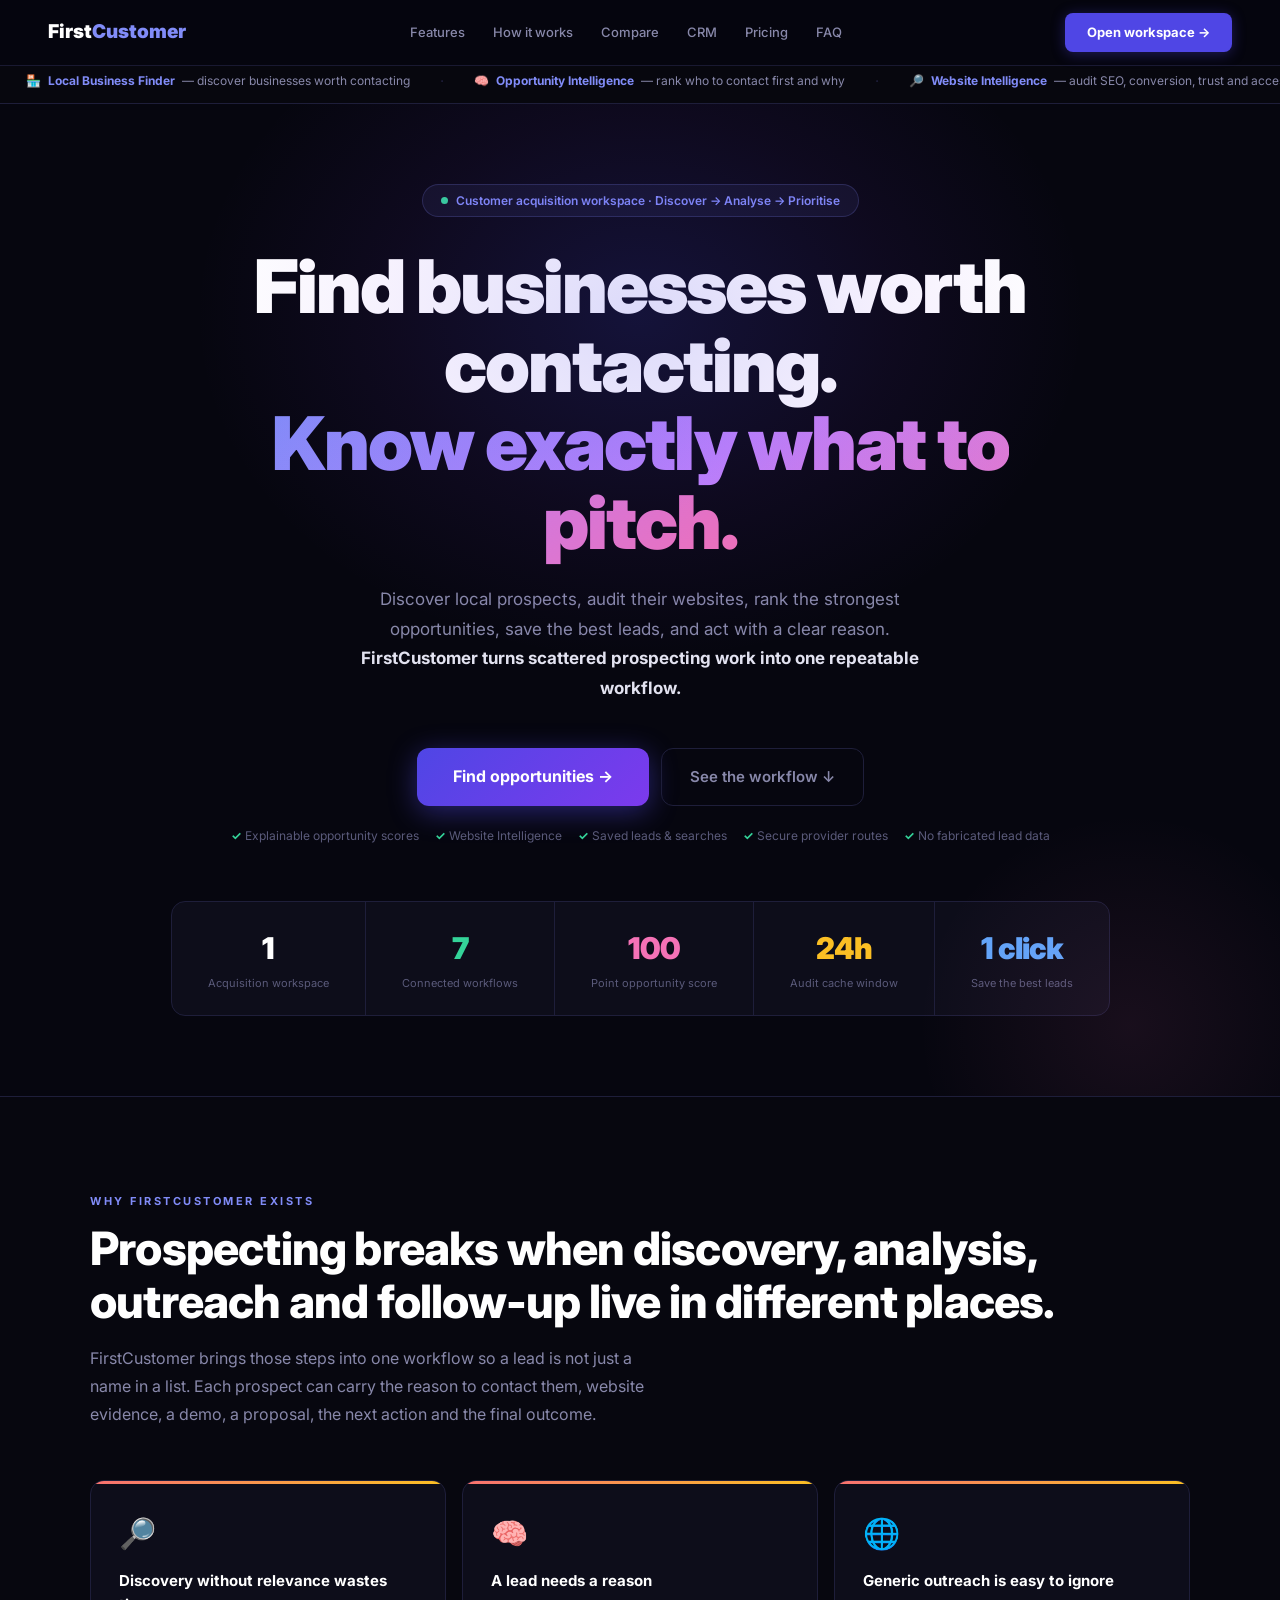
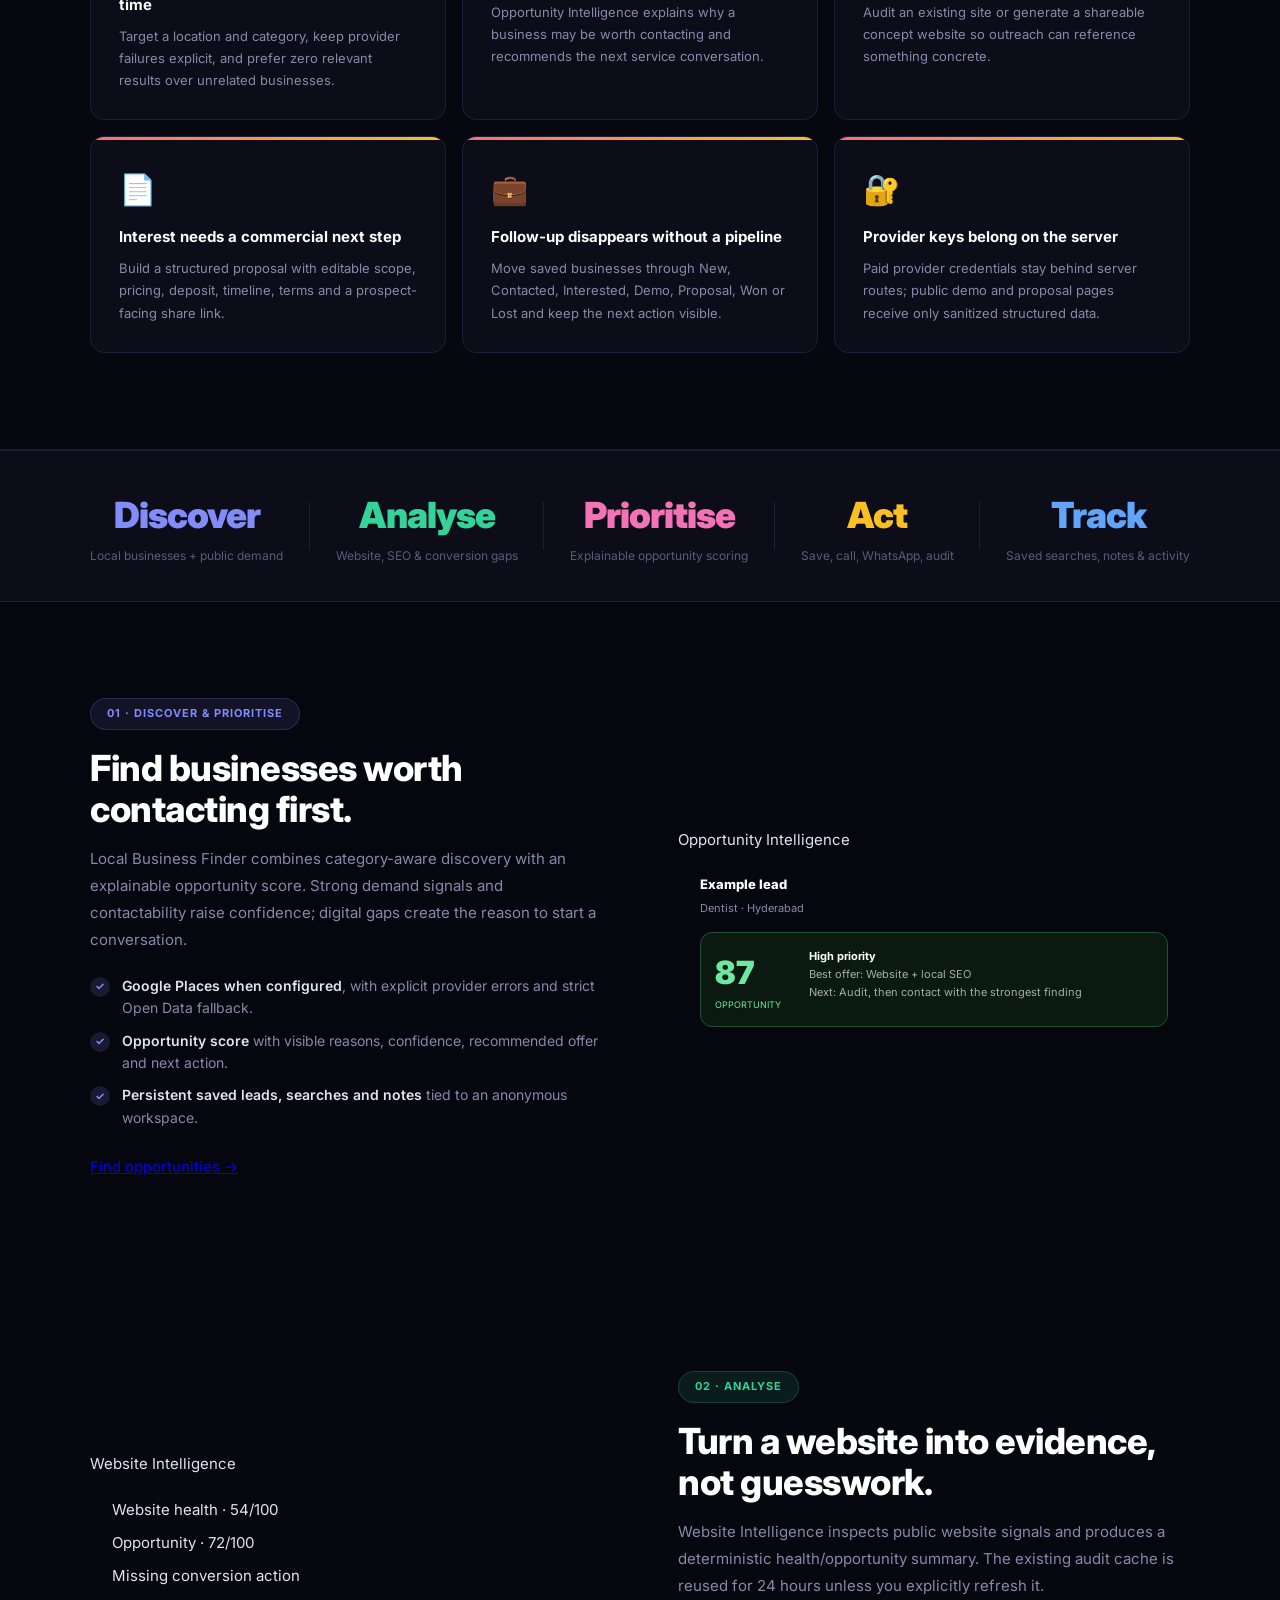
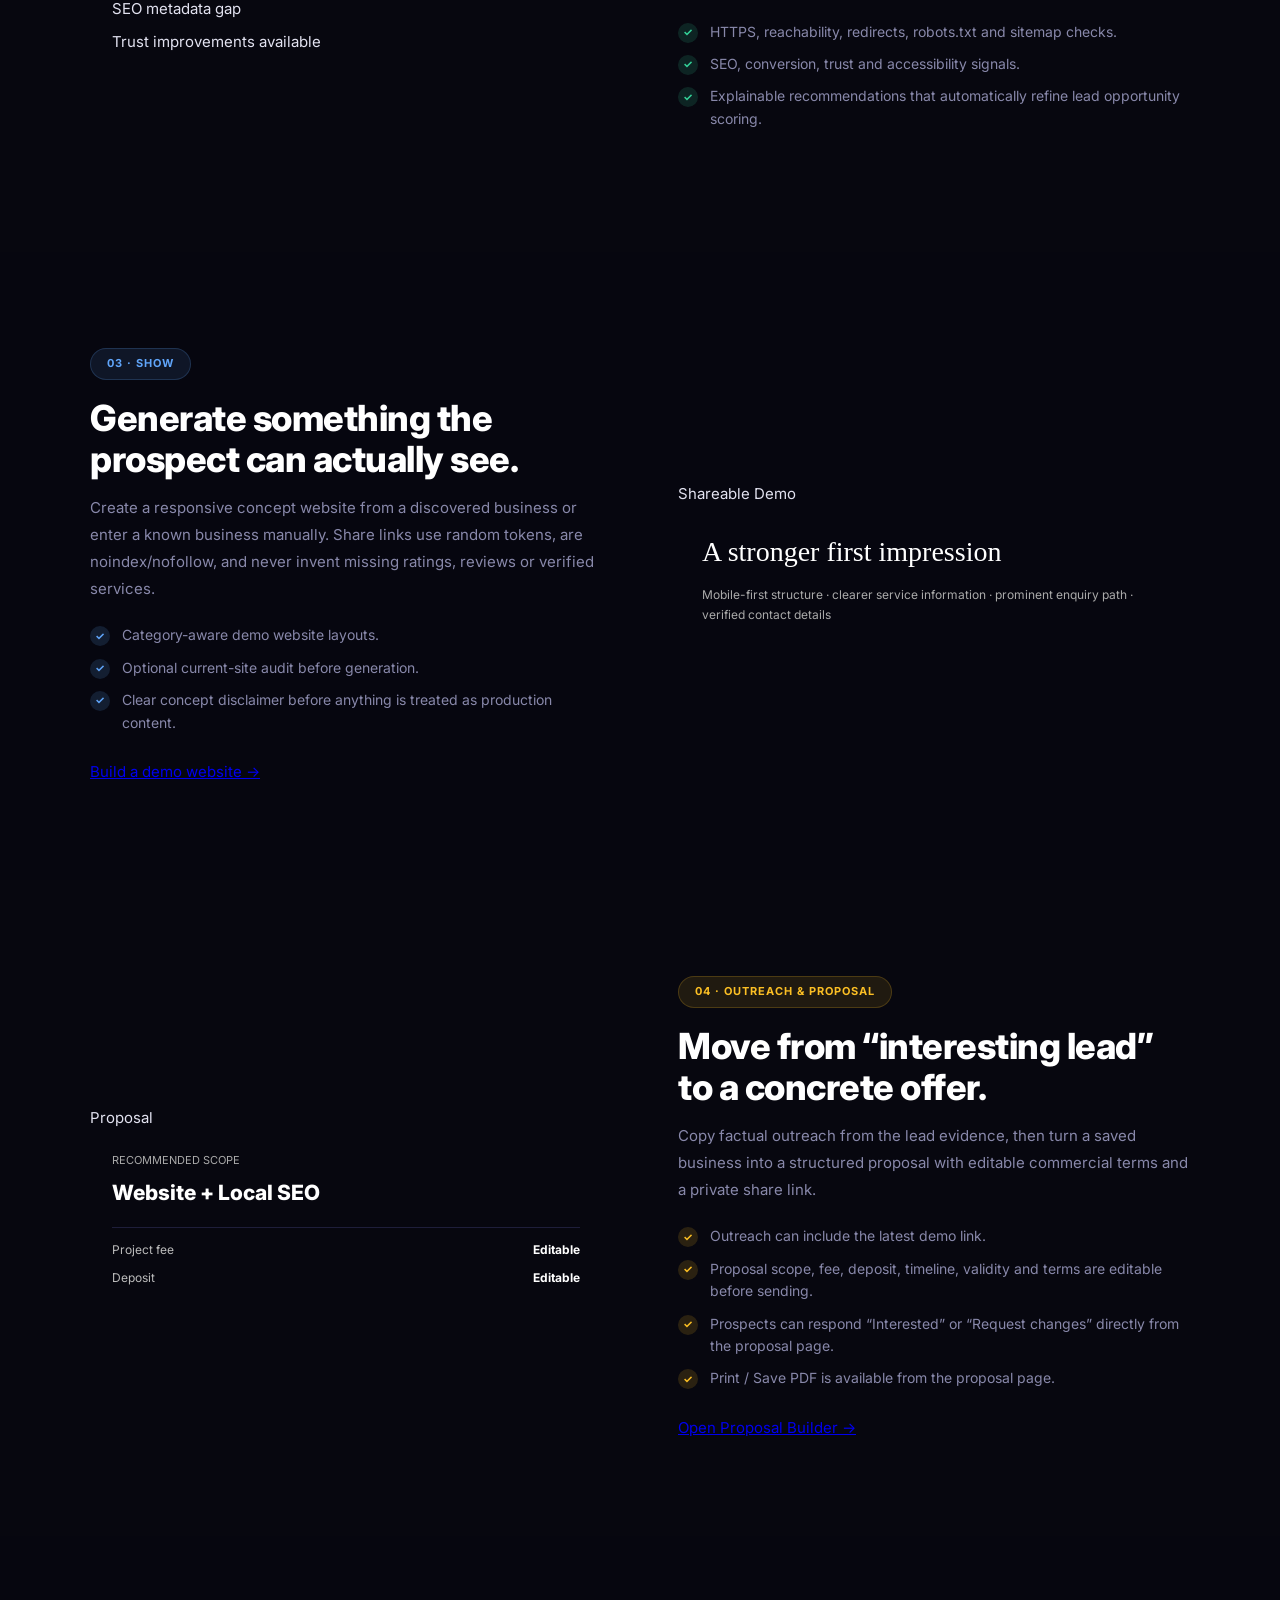
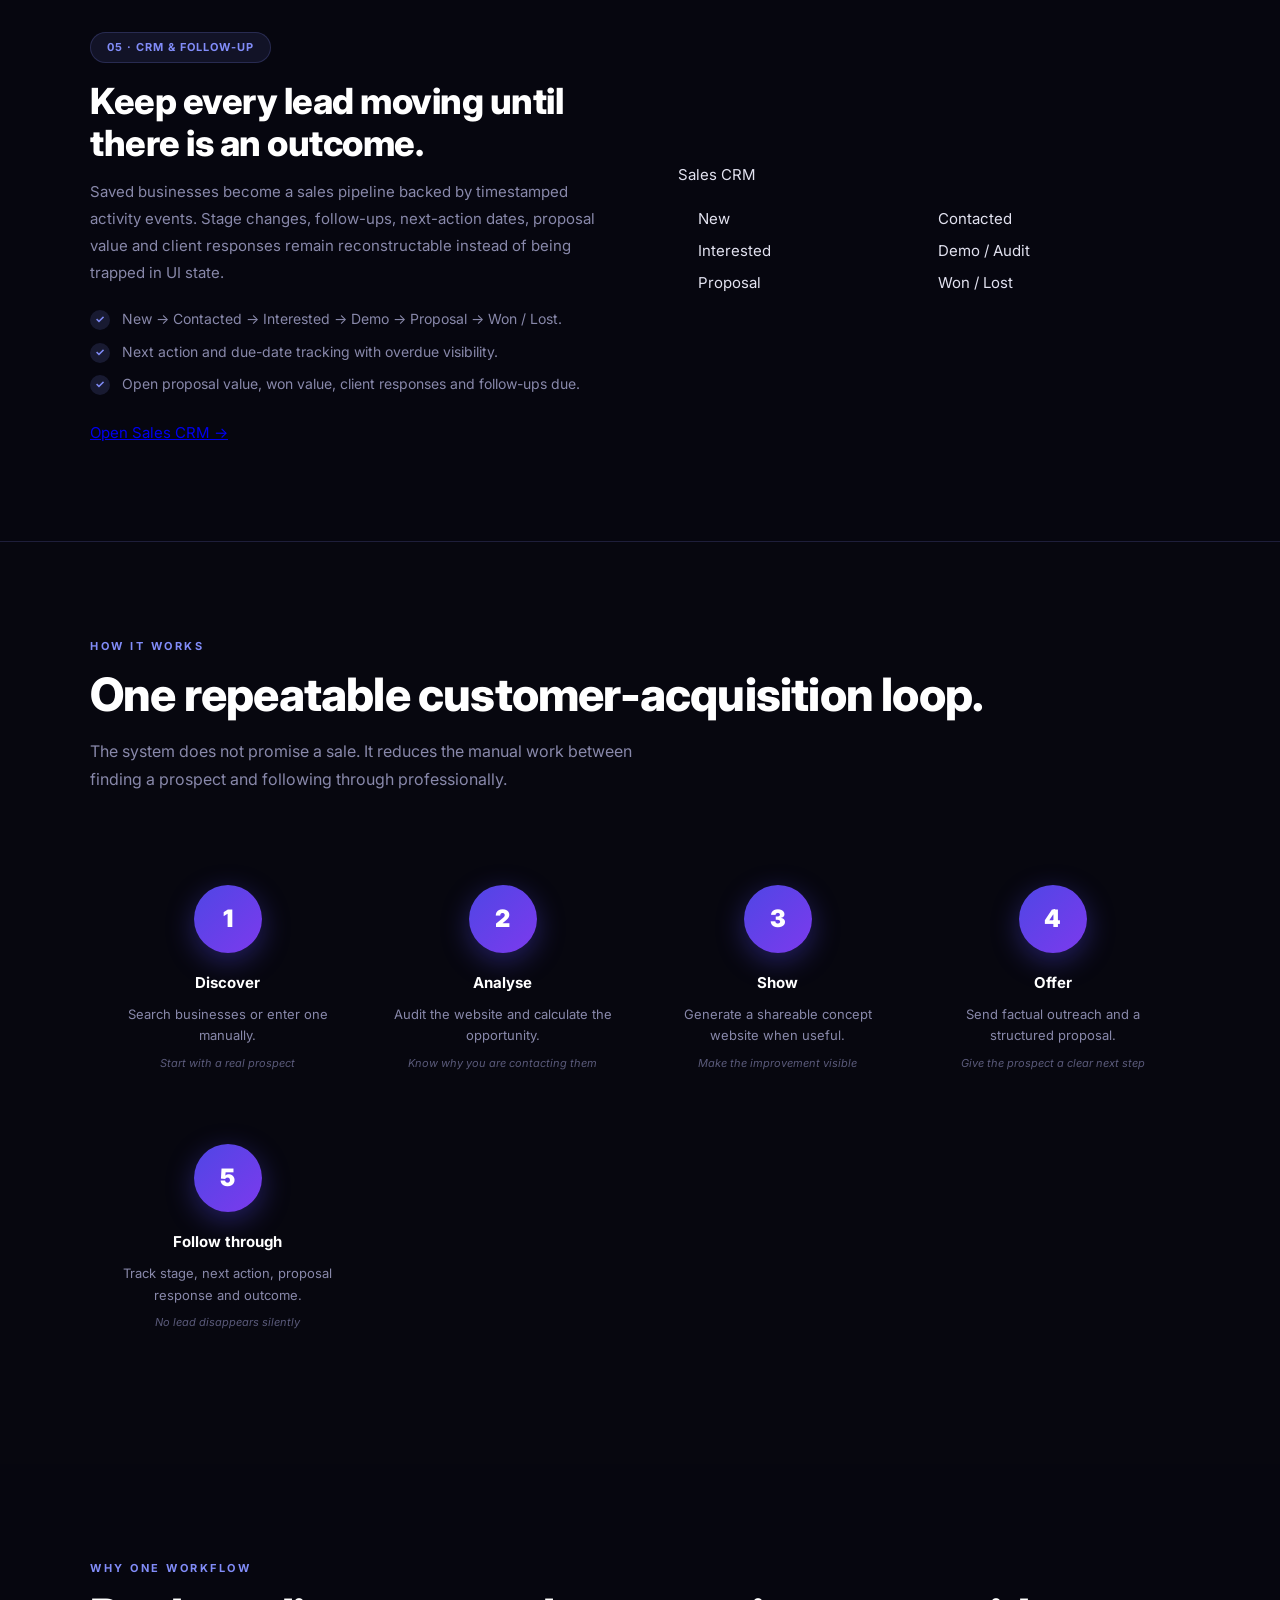
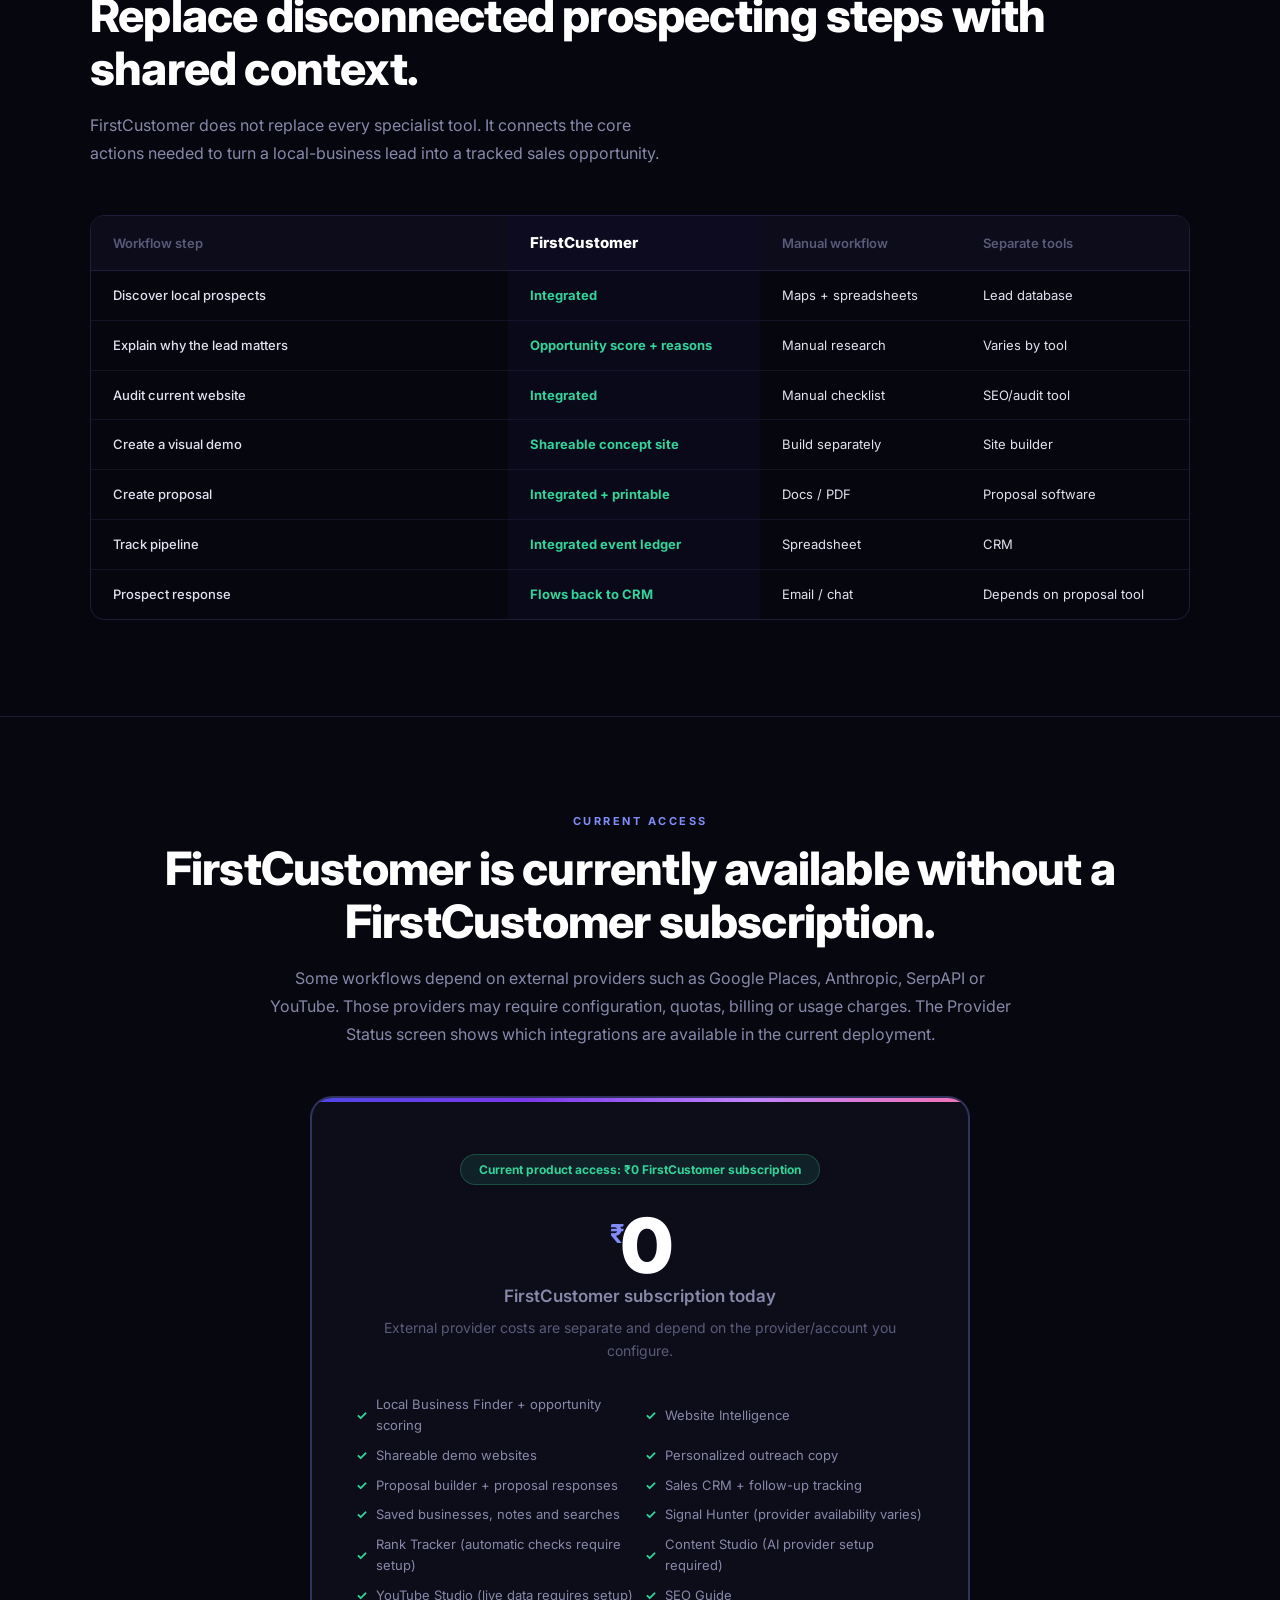
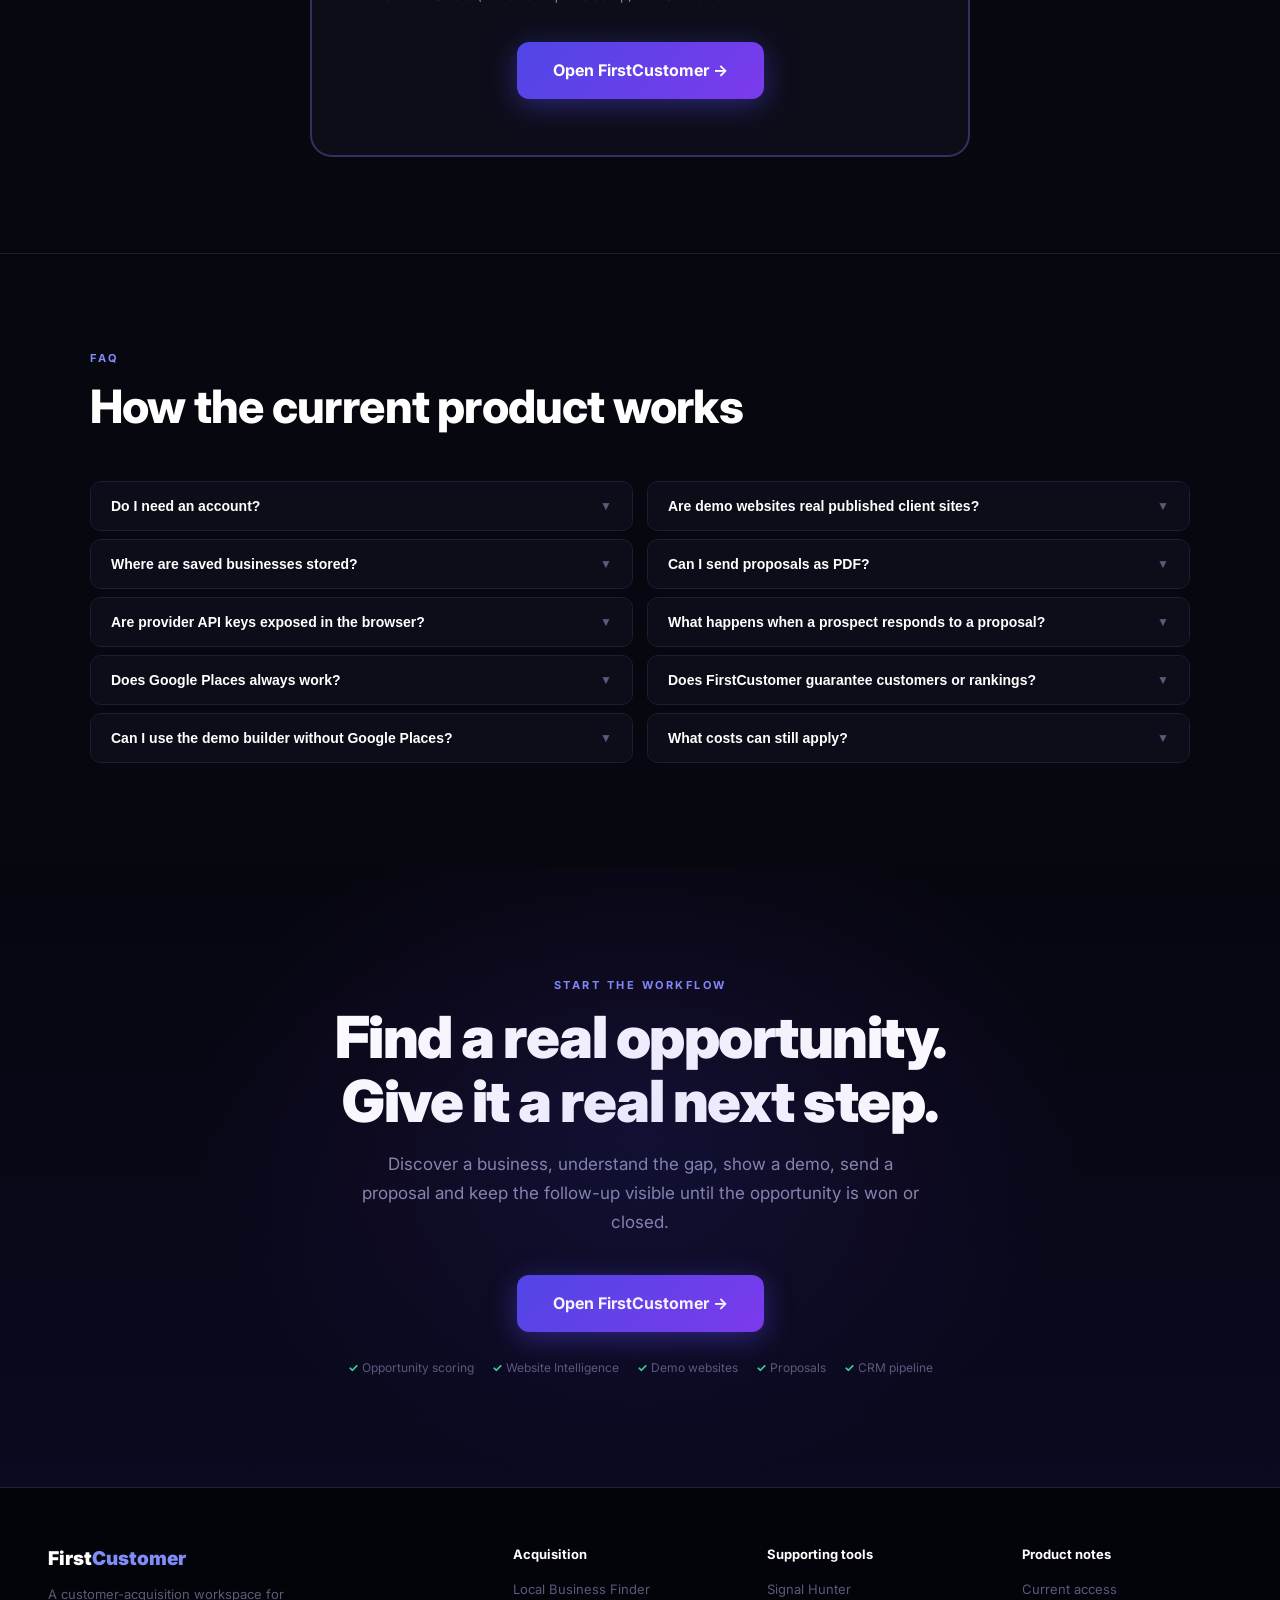
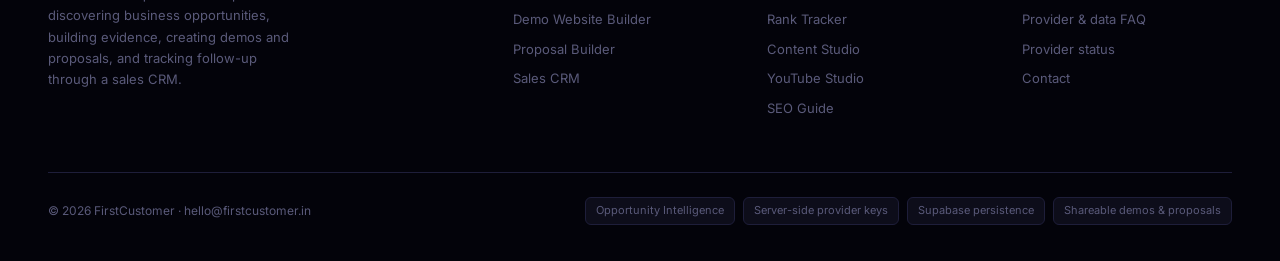
<file: index.html>
<!DOCTYPE html>
<html lang="en">
<head>
<meta charset="UTF-8">
<meta name="viewport" content="width=device-width, initial-scale=1.0">
<title>FirstCustomer — Customer Acquisition Workspace</title>
<meta name="description" content="Discover business opportunities, audit websites, generate demos and proposals, and track leads through a persistent sales CRM.">
<script defer src="/assets/js/analytics.js"></script>
<link rel="preconnect" href="https://fonts.googleapis.com">
<link href="https://fonts.googleapis.com/css2?family=Inter:wght@400;500;600;700;800;900&display=swap" rel="stylesheet">
<style>
*,*::before,*::after{box-sizing:border-box;margin:0;padding:0}
:root{
  --bg:#06060f;--card:#0d0d1a;--border:#1e1e3a;
  --text:#e2e2f0;--muted:#5a5a7a;--muted2:#8888aa;
  --purple:#818cf8;--purple-d:#4f46e5;
  --green:#34d399;--pink:#f472b6;--yellow:#fbbf24;--orange:#fb923c;--blue:#60a5fa;
}
html{scroll-behavior:smooth}
body{background:var(--bg);color:var(--text);font-family:'Inter',system-ui,sans-serif;font-size:15px;line-height:1.6;overflow-x:hidden}
::-webkit-scrollbar{width:5px}::-webkit-scrollbar-track{background:var(--bg)}::-webkit-scrollbar-thumb{background:#2d2d5f;border-radius:3px}

/* NAV */
nav{position:fixed;top:0;left:0;right:0;z-index:200;display:flex;align-items:center;justify-content:space-between;padding:13px 48px;background:rgba(6,6,15,.92);backdrop-filter:blur(16px);border-bottom:1px solid rgba(30,30,58,.8)}
.nav-logo{font-size:19px;font-weight:900;color:#fff;text-decoration:none}
.nav-logo span{color:var(--purple)}
.nav-links{display:flex;gap:28px}
.nav-links a{color:var(--muted2);text-decoration:none;font-size:13px;font-weight:500;transition:color .15s}
.nav-links a:hover{color:#fff}
.nav-cta{background:var(--purple-d);color:#fff;padding:9px 22px;border-radius:8px;text-decoration:none;font-size:13px;font-weight:700;box-shadow:0 2px 14px rgba(79,70,229,.35);transition:all .15s}
.nav-cta:hover{background:#6366f1}

/* TICKER */
.ticker-wrap{margin-top:59px;overflow:hidden;background:#07070e;border-bottom:1px solid var(--border);padding:10px 0}
.ticker{display:flex;animation:tick 38s linear infinite;white-space:nowrap}
.ti{padding:0 26px;font-size:12px;color:var(--muted2);display:flex;align-items:center;gap:7px;flex-shrink:0}
.ti b{color:var(--purple);font-weight:700}
@keyframes tick{0%{transform:translateX(0)}100%{transform:translateX(-50%)}}

/* HERO */
.hero{min-height:92vh;display:flex;flex-direction:column;align-items:center;justify-content:center;text-align:center;padding:80px 24px 80px;position:relative;overflow:hidden}
.glow{position:absolute;top:-140px;left:50%;transform:translateX(-50%);width:900px;height:700px;background:radial-gradient(ellipse,rgba(79,70,229,.2) 0%,rgba(124,58,237,.07) 40%,transparent 70%);pointer-events:none}
.glow2{position:absolute;bottom:-180px;right:-100px;width:500px;height:500px;background:radial-gradient(ellipse,rgba(244,114,182,.08) 0%,transparent 60%);pointer-events:none}
.hero-badge{display:inline-flex;align-items:center;gap:8px;background:rgba(129,140,248,.08);border:1px solid rgba(129,140,248,.2);border-radius:100px;padding:6px 18px;margin-bottom:30px;font-size:12px;color:var(--purple);font-weight:600}
.dot{width:7px;height:7px;border-radius:50%;background:var(--green);animation:blink 2s ease-in-out infinite}
@keyframes blink{0%,100%{opacity:1;box-shadow:0 0 0 0 rgba(52,211,153,.4)}50%{opacity:.5;box-shadow:0 0 0 6px rgba(52,211,153,0)}}
h1.hh{font-size:clamp(38px,6.5vw,74px);font-weight:900;line-height:1.06;color:#fff;max-width:840px;margin-bottom:24px;letter-spacing:-2px}
.grad{background:linear-gradient(135deg,#818cf8,#c084fc,#f472b6);-webkit-background-clip:text;-webkit-text-fill-color:transparent;background-clip:text}
.hero-sub{font-size:17px;color:var(--muted2);max-width:560px;margin-bottom:44px;line-height:1.75}
.hero-sub strong{color:var(--text)}
.hero-btns{display:flex;gap:12px;justify-content:center;flex-wrap:wrap;margin-bottom:20px}
.btn-xl{background:linear-gradient(135deg,#4f46e5,#7c3aed);color:#fff;padding:16px 36px;border-radius:12px;text-decoration:none;font-weight:700;font-size:16px;box-shadow:0 6px 28px rgba(79,70,229,.45);transition:all .2s;display:inline-flex;align-items:center;gap:8px}
.btn-xl:hover{transform:translateY(-2px);box-shadow:0 10px 40px rgba(79,70,229,.6)}
.btn-xl-g{background:transparent;color:var(--muted2);padding:16px 28px;border-radius:12px;text-decoration:none;font-weight:600;font-size:15px;border:1px solid var(--border);transition:all .2s}
.btn-xl-g:hover{color:#fff;border-color:var(--muted)}
.trust-row{font-size:12px;color:var(--muted);margin-bottom:56px;display:flex;align-items:center;gap:16px;justify-content:center;flex-wrap:wrap}
.trust-row span::before{content:'✓ ';color:var(--green);font-weight:700}
.hstats{display:flex;border:1px solid var(--border);border-radius:14px;overflow:hidden;background:var(--card)}
.hs{padding:22px 36px;text-align:center;border-right:1px solid var(--border)}
.hs:last-child{border-right:none}
.hs-n{font-size:30px;font-weight:900;color:#fff;letter-spacing:-1px}
.hs-l{font-size:11px;color:var(--muted);margin-top:3px}

/* SECTIONS */
section{padding:96px 24px}
.con{max-width:1100px;margin:0 auto}
.sl{font-size:11px;font-weight:700;letter-spacing:2.5px;color:var(--purple);text-transform:uppercase;margin-bottom:12px}
.st{font-size:clamp(28px,4vw,46px);font-weight:800;color:#fff;letter-spacing:-.8px;line-height:1.15;margin-bottom:16px}
.ss{font-size:16px;color:var(--muted2);line-height:1.75;max-width:580px}
.btn-p{background:linear-gradient(135deg,#4f46e5,#7c3aed);color:#fff;padding:12px 26px;border-radius:10px;text-decoration:none;font-weight:700;font-size:14px;display:inline-flex;align-items:center;gap:6px;transition:all .2s;box-shadow:0 3px 14px rgba(79,70,229,.35)}
.btn-p:hover{transform:translateY(-1px);box-shadow:0 6px 24px rgba(79,70,229,.5)}

/* PROBLEM */
.prob{background:#07070f;border-top:1px solid var(--border);border-bottom:1px solid var(--border)}
.pgrid{display:grid;grid-template-columns:repeat(auto-fit,minmax(270px,1fr));gap:16px;margin-top:52px}
.pc{background:var(--card);border:1px solid var(--border);border-radius:14px;padding:28px;position:relative;overflow:hidden;transition:border-color .2s}
.pc:hover{border-color:#3d3d6f}
.pc::after{content:'';position:absolute;top:0;left:0;right:0;height:3px;background:linear-gradient(90deg,#f87171,#fbbf24)}
.pi{font-size:30px;margin-bottom:12px}
.pt{font-size:15px;font-weight:700;color:#fff;margin-bottom:8px}
.pb{font-size:13px;color:var(--muted2);line-height:1.7}
.pq{margin-top:12px;padding:10px 12px;background:rgba(248,113,113,.06);border:1px solid rgba(248,113,113,.12);border-radius:8px;font-size:12px;color:#f87171;font-style:italic}

/* PROOF BAR */
.pbar{background:var(--card);border-top:1px solid var(--border);border-bottom:1px solid var(--border);padding:36px 24px}
.pbar-in{max-width:1100px;margin:0 auto;display:flex;justify-content:space-between;align-items:center;flex-wrap:wrap;gap:24px}
.ps{text-align:center}
.psn{font-size:36px;font-weight:900;color:#fff;letter-spacing:-1px}
.psl{font-size:12px;color:var(--muted);margin-top:2px}
.pdiv{width:1px;height:48px;background:var(--border)}

/* FEATURE SECTIONS */
.fs{padding:96px 24px}
.fs.alt{background:#07070f;border-top:1px solid var(--border);border-bottom:1px solid var(--border)}
.frow{display:grid;grid-template-columns:1fr 1fr;gap:76px;align-items:center;max-width:1100px;margin:0 auto}
.frow.rev{direction:rtl}.frow.rev>*{direction:ltr}
.ftag{display:inline-flex;align-items:center;gap:8px;border-radius:100px;padding:6px 16px;font-size:11px;font-weight:700;letter-spacing:1px;text-transform:uppercase;margin-bottom:18px}
.tp{background:rgba(129,140,248,.1);border:1px solid rgba(129,140,248,.2);color:var(--purple)}
.tg{background:rgba(52,211,153,.1);border:1px solid rgba(52,211,153,.2);color:var(--green)}
.tk{background:rgba(244,114,182,.1);border:1px solid rgba(244,114,182,.2);color:var(--pink)}
.ty{background:rgba(251,191,36,.1);border:1px solid rgba(251,191,36,.2);color:var(--yellow)}
.tb{background:rgba(96,165,250,.1);border:1px solid rgba(96,165,250,.2);color:var(--blue)}
.to{background:rgba(251,146,60,.1);border:1px solid rgba(251,146,60,.2);color:var(--orange)}
.fh{font-size:clamp(24px,3vw,36px);font-weight:800;color:#fff;letter-spacing:-.5px;line-height:1.15;margin-bottom:14px}
.fp{font-size:15px;color:var(--muted2);line-height:1.8;margin-bottom:22px}
.fbl{list-style:none;display:flex;flex-direction:column;gap:10px;margin-bottom:26px}
.fbl li{display:flex;align-items:flex-start;gap:12px;font-size:14px;color:var(--muted2);line-height:1.6}
.ck{width:20px;height:20px;border-radius:50%;display:flex;align-items:center;justify-content:center;font-size:11px;font-weight:700;flex-shrink:0;margin-top:2px}
.cp{background:rgba(129,140,248,.15);color:var(--purple)}
.cg{background:rgba(52,211,153,.15);color:var(--green)}
.ck2{background:rgba(244,114,182,.15);color:var(--pink)}
.cy{background:rgba(251,191,36,.15);color:var(--yellow)}
.cb{background:rgba(96,165,250,.15);color:var(--blue)}
.co{background:rgba(251,146,60,.15);color:var(--orange)}
.fbl li strong{color:var(--text);font-weight:600}

/* MOCK UI */
.mock{border-radius:16px;border:1px solid var(--border);overflow:hidden;box-shadow:0 24px 80px rgba(0,0,0,.5);background:var(--card)}
.mbar{background:#0a0a18;border-bottom:1px solid var(--border);padding:11px 16px;display:flex;align-items:center;gap:8px}
.md{width:10px;height:10px;border-radius:50%}
.mt{font-size:12px;color:var(--muted);margin-left:8px;font-weight:500}
.mb{padding:18px}
.sig-item{background:#0c0c18;border:1px solid var(--border);border-radius:10px;padding:13px;margin-bottom:9px;display:flex;gap:11px;align-items:flex-start}
.sig-item:last-child{margin-bottom:0}
.sc{width:34px;height:34px;border-radius:8px;display:flex;align-items:center;justify-content:center;font-size:13px;font-weight:800;flex-shrink:0}
.sch{background:rgba(52,211,153,.15);color:var(--green)}
.scm{background:rgba(251,191,36,.15);color:var(--yellow)}
.st2{font-size:12px;color:var(--muted2);line-height:1.5;flex:1}
.st2 strong{color:#fff;font-size:12px}
.sm{font-size:10px;color:var(--muted);margin-top:4px}
.sac{display:flex;gap:5px;margin-top:7px}
.sb{font-size:10px;padding:4px 10px;border-radius:5px;border:none;cursor:pointer;font-weight:600}
.sbp{background:rgba(129,140,248,.2);color:var(--purple)}
.sbg{background:rgba(52,211,153,.15);color:var(--green)}
.rrow{display:flex;align-items:center;gap:10px;padding:9px 0;border-bottom:1px solid var(--border);font-size:12px}
.rrow:last-child{border-bottom:none}
.rpos{width:36px;height:26px;border-radius:6px;display:flex;align-items:center;justify-content:center;font-weight:800;font-size:12px;flex-shrink:0}
.rb1{background:rgba(248,113,113,.12);color:#f87171}
.rb2{background:rgba(251,191,36,.12);color:var(--yellow)}
.rb3{background:rgba(52,211,153,.12);color:var(--green)}
.rkw{flex:1;color:var(--text)}
.rdiff{font-size:9px;padding:2px 7px;border-radius:4px;font-weight:700}
.de{background:rgba(52,211,153,.12);color:var(--green)}
.dm{background:rgba(251,191,36,.12);color:var(--yellow)}
.dc{background:rgba(248,113,113,.12);color:#f87171}
.rtip{font-size:10px;padding:3px 8px;border-radius:5px;background:rgba(129,140,248,.15);color:var(--purple);cursor:pointer}
.ctabs{display:flex;gap:2px;background:#0a0a18;padding:7px;border-radius:8px;margin-bottom:13px}
.ct2{flex:1;text-align:center;padding:5px;border-radius:6px;font-size:10px;font-weight:600;cursor:pointer;color:var(--muted)}
.ct2.a{background:var(--purple-d);color:#fff}
.cart{background:#0c0c18;border-radius:8px;padding:13px}
.ctt{font-size:13px;font-weight:700;color:#fff;margin-bottom:5px;line-height:1.4}
.ctm{display:flex;gap:7px;margin-bottom:9px;flex-wrap:wrap}
.ctag{font-size:9px;padding:2px 8px;border-radius:4px;font-weight:700;background:rgba(52,211,153,.1);color:var(--green)}
.ctb{font-size:11px;color:var(--muted2);line-height:1.6}
.ctb p{margin-bottom:5px}
.cwc{font-size:10px;color:var(--muted);margin-top:7px;padding-top:7px;border-top:1px solid var(--border)}
.li{background:#0c0c18;border:1px solid var(--border);border-radius:10px;padding:11px;margin-bottom:9px}
.li:last-child{margin-bottom:0}
.lih{display:flex;justify-content:space-between;align-items:flex-start;margin-bottom:5px}
.lit{font-size:12px;font-weight:600;color:#fff;line-height:1.4;flex:1;margin-right:7px}
.lis{font-size:9px;padding:3px 8px;border-radius:100px;font-weight:700;white-space:nowrap}
.ln{background:rgba(129,140,248,.15);color:var(--purple)}
.lc{background:rgba(251,191,36,.15);color:var(--yellow)}
.lw{background:rgba(52,211,153,.15);color:var(--green)}
.lib{font-size:11px;color:var(--muted2);line-height:1.5;margin-bottom:7px}
.lif{display:flex;justify-content:space-between;font-size:10px;color:var(--muted)}
.yti{display:flex;gap:10px;align-items:center;background:#0c0c18;border-radius:8px;padding:10px;margin-bottom:8px}
.yti:last-child{margin-bottom:0}
.ytth{width:60px;height:38px;border-radius:5px;display:flex;align-items:center;justify-content:center;font-size:18px;flex-shrink:0}
.yti-i{flex:1}
.ythn{font-size:11px;font-weight:600;color:#fff;line-height:1.3;margin-bottom:2px}
.ythm{font-size:10px;color:var(--muted)}
.ysc{font-size:12px;font-weight:700;padding:4px 8px;border-radius:6px;background:rgba(52,211,153,.15);color:var(--green);flex-shrink:0}

/* HOW IT WORKS */
.how{background:#07070f;border-top:1px solid var(--border);border-bottom:1px solid var(--border)}
.hsteps{display:grid;grid-template-columns:repeat(4,1fr);gap:0;margin-top:56px}
.hstep{padding:36px 22px;text-align:center}
.hnum{width:68px;height:68px;border-radius:50%;background:linear-gradient(135deg,#4f46e5,#7c3aed);display:flex;align-items:center;justify-content:center;font-size:24px;font-weight:900;color:#fff;margin:0 auto 18px;box-shadow:0 8px 28px rgba(79,70,229,.4)}
.htitle{font-size:15px;font-weight:700;color:#fff;margin-bottom:9px}
.hdesc{font-size:13px;color:var(--muted2);line-height:1.65}
.hsub{font-size:11px;color:var(--muted);margin-top:8px;font-style:italic}
.wgrid{display:grid;grid-template-columns:repeat(3,1fr);gap:18px;margin-top:52px}
.wc{background:var(--card);border:1px solid var(--border);border-radius:14px;padding:26px;position:relative}
.wnum{font-size:46px;font-weight:900;color:rgba(129,140,248,.06);position:absolute;top:14px;right:18px;line-height:1}
.wic{font-size:26px;margin-bottom:12px}
.wtitle{font-size:15px;font-weight:700;color:#fff;margin-bottom:7px}
.wbody{font-size:13px;color:var(--muted2);line-height:1.65}
.wtag{display:inline-block;margin-top:11px;font-size:11px;padding:3px 10px;border-radius:100px;background:rgba(129,140,248,.1);color:var(--purple);font-weight:600}

/* COMPARE */
.cmpwrap{overflow-x:auto;border-radius:14px;border:1px solid var(--border);margin-top:48px}
table.ct{width:100%;border-collapse:collapse;min-width:600px}
.ct th{background:#0c0c1a;padding:15px 22px;font-size:13px;font-weight:600;color:var(--muted);text-align:left;border-bottom:1px solid var(--border)}
.ct th.h1{color:var(--purple);background:rgba(79,70,229,.08)}
.ct th.hh{font-size:15px;font-weight:800;color:#fff}
.ct td{padding:14px 22px;border-bottom:1px solid rgba(30,30,58,.5);font-size:13px}
.ct tr:last-child td{border-bottom:none}
.ct td.fn{color:var(--text);font-weight:500}
.ct td.cy2{color:var(--green);font-weight:700}
.ct td.cn{color:#333}
.ct td.cpt{color:var(--yellow);font-weight:600}
.ct td.cf{background:rgba(79,70,229,.05)}
.ct tr:hover td{background:rgba(255,255,255,.015)}
.cprice{font-size:15px;font-weight:800}
.cpf{color:var(--green)}.cpe{color:#f87171}

/* TESTIMONIALS */
.tgrid{display:grid;grid-template-columns:repeat(3,1fr);gap:18px;margin-top:52px}
.tc{background:var(--card);border:1px solid var(--border);border-radius:16px;padding:26px;display:flex;flex-direction:column;transition:border-color .2s;position:relative;overflow:hidden}
.tc:hover{border-color:#3d3d6f}
.tc::before{content:'"';position:absolute;top:-8px;left:18px;font-size:90px;color:rgba(129,140,248,.05);font-family:Georgia,serif;line-height:1;pointer-events:none}
.tst{color:var(--yellow);font-size:13px;letter-spacing:2px;margin-bottom:12px}
.tq{font-size:14px;color:var(--text);line-height:1.75;flex:1;margin-bottom:20px}
.tq strong{color:var(--purple);font-style:normal;font-weight:600}
.tau{display:flex;align-items:center;gap:11px;padding-top:14px;border-top:1px solid var(--border)}
.tav{width:40px;height:40px;border-radius:50%;display:flex;align-items:center;justify-content:center;font-size:19px;flex-shrink:0}
.tn{font-size:13px;font-weight:700;color:#fff}
.tr{font-size:11px;color:var(--muted)}
.ttag{font-size:10px;padding:2px 8px;border-radius:4px;font-weight:600;background:rgba(52,211,153,.1);color:var(--green);margin-top:3px;display:inline-block}

/* PRICING */
.pcard{max-width:660px;margin:48px auto 0;background:var(--card);border:2px solid rgba(129,140,248,.3);border-radius:22px;padding:56px 44px;position:relative;overflow:hidden;text-align:center}
.pcard::before{content:'';position:absolute;top:0;left:0;right:0;height:4px;background:linear-gradient(90deg,#4f46e5,#7c3aed,#c084fc,#f472b6)}
.pbadge{display:inline-block;background:rgba(52,211,153,.1);border:1px solid rgba(52,211,153,.25);border-radius:100px;padding:5px 18px;font-size:12px;color:var(--green);font-weight:700;margin-bottom:22px}
.pamt{font-size:76px;font-weight:900;color:#fff;letter-spacing:-3px;line-height:1}
.pamt sup{font-size:26px;font-weight:700;vertical-align:top;margin-top:14px;display:inline-block;color:var(--purple)}
.pper{font-size:17px;color:var(--muted2);font-weight:600;margin-bottom:7px}
.psub{font-size:14px;color:var(--muted);margin-bottom:32px;line-height:1.6}
.pfeats{display:grid;grid-template-columns:1fr 1fr;gap:9px;margin-bottom:36px;text-align:left}
.pf{display:flex;align-items:center;gap:9px;font-size:13px;color:var(--muted2)}
.pf::before{content:'✓';color:var(--green);font-weight:700;font-size:13px;flex-shrink:0}
.anote{background:rgba(129,140,248,.06);border:1px solid rgba(129,140,248,.12);border-radius:10px;padding:14px 18px;margin-top:22px;font-size:12px;color:var(--muted2);line-height:1.65;text-align:left}
.anote a{color:var(--purple);text-decoration:none}

/* FAQ */
.fq-sec{background:#07070f;border-top:1px solid var(--border)}
.fqcols{display:grid;grid-template-columns:1fr 1fr;gap:14px;margin-top:48px}
.fqi{border:1px solid var(--border);border-radius:11px;overflow:hidden;margin-bottom:8px}
.fqq{width:100%;background:var(--card);border:none;color:#fff;padding:16px 20px;font-size:14px;font-weight:600;text-align:left;cursor:pointer;display:flex;justify-content:space-between;align-items:center;gap:10px;transition:background .15s}
.fqq:hover{background:#111122}
.fqq .arr{color:var(--muted);font-size:12px;transition:transform .2s;flex-shrink:0}
.fqq.open{background:#0f0f20;color:var(--purple)}
.fqq.open .arr{transform:rotate(180deg);color:var(--purple)}
.fqa{display:none;padding:0 20px 16px;background:#0f0f20;font-size:13px;color:var(--muted2);line-height:1.75}
.fqa.open{display:block}
.fqa a{color:var(--purple);text-decoration:none}

/* FINAL CTA */
.fcta{background:linear-gradient(180deg,var(--bg) 0%,#0a0a20 100%);text-align:center;padding:110px 24px;position:relative;overflow:hidden}
.fcta h2{font-size:clamp(30px,5vw,58px);font-weight:900;color:#fff;letter-spacing:-1.5px;line-height:1.1;margin-bottom:16px}
.fcta p{font-size:17px;color:var(--muted2);margin-bottom:38px;line-height:1.7;max-width:560px;margin-left:auto;margin-right:auto}
.ftrust{margin-top:26px;font-size:12px;color:var(--muted);display:flex;gap:18px;justify-content:center;flex-wrap:wrap}
.ftrust span::before{content:'✓ ';color:var(--green);font-weight:700}

/* FOOTER */
footer{background:#03030a;border-top:1px solid var(--border);padding:56px 48px 36px}
.ftop{display:grid;grid-template-columns:2fr 1fr 1fr 1fr;gap:44px;margin-bottom:44px}
.flogo{font-size:19px;font-weight:900;color:#fff;margin-bottom:9px}
.flogo span{color:var(--purple)}
.fdesc{font-size:13px;color:var(--muted);line-height:1.65;max-width:250px;margin-bottom:18px}
.fcol h4{font-size:13px;font-weight:700;color:#fff;margin-bottom:14px}
.fcol a{display:block;color:var(--muted);text-decoration:none;font-size:13px;margin-bottom:9px;transition:color .15s}
.fcol a:hover{color:#fff}
.fbot{display:flex;justify-content:space-between;align-items:center;padding-top:24px;border-top:1px solid var(--border);flex-wrap:wrap;gap:12px}
.fcopy{font-size:12px;color:var(--muted)}
.fbadges{display:flex;gap:8px;flex-wrap:wrap}
.fbadge{font-size:11px;padding:4px 10px;border-radius:6px;background:var(--card);border:1px solid var(--border);color:var(--muted)}

/* RESPONSIVE */
@media(max-width:900px){
  nav{padding:12px 20px}
  .nav-links{display:none}
  .frow,.frow.rev{grid-template-columns:1fr;direction:ltr;gap:36px}
  .hsteps{grid-template-columns:1fr 1fr}
  .tgrid{grid-template-columns:1fr}
  .fqcols{grid-template-columns:1fr}
  .ftop{grid-template-columns:1fr 1fr}
  .hstats{flex-wrap:wrap}
  .wgrid{grid-template-columns:1fr}
  .pfeats{grid-template-columns:1fr}
  footer{padding:36px 20px 24px}
}
@media(max-width:560px){
  .hero-btns{flex-direction:column;align-items:center}
  .hsteps{grid-template-columns:1fr}
  .ftop{grid-template-columns:1fr}
  h1.hh{letter-spacing:-1px}
  .pcard{padding:36px 22px}
  .hstats{flex-direction:column}
  .hs{border-right:none !important;border-bottom:1px solid var(--border)}
}
</style>
</head>
<body>

<!-- NAV -->
<nav>
  <a class="nav-logo" href="#">First<span>Customer</span></a>
  <div class="nav-links">
    <a href="#features">Features</a>
    <a href="#how">How it works</a>
    <a href="#compare">Compare</a>
    <a href="#crm">CRM</a>
    <a href="#pricing">Pricing</a>
    <a href="#faq">FAQ</a>
  </div>
  <a class="nav-cta" href="https://firstcustomer.in/tools">Open workspace →</a>
</nav>

<!-- TICKER -->
<div class="ticker-wrap">
  <div class="ticker">
    <div class="ti">🏪 <b>Local Business Finder</b> — discover businesses worth contacting</div><span style="color:var(--border);flex-shrink:0;padding:0 4px">·</span>
    <div class="ti">🧠 <b>Opportunity Intelligence</b> — rank who to contact first and why</div><span style="color:var(--border);flex-shrink:0;padding:0 4px">·</span>
    <div class="ti">🔎 <b>Website Intelligence</b> — audit SEO, conversion, trust and accessibility gaps</div><span style="color:var(--border);flex-shrink:0;padding:0 4px">·</span>
    <div class="ti">🎯 <b>Signal Hunter</b> — find public buying signals and pain points</div><span style="color:var(--border);flex-shrink:0;padding:0 4px">·</span>
    <div class="ti">🌐 <b>Demo Websites</b> — turn a qualified lead into a shareable concept site</div><span style="color:var(--border);flex-shrink:0;padding:0 4px">·</span>
    <div class="ti">📊 <b>Rank Tracker</b> — monitor the SEO that compounds over time</div><span style="color:var(--border);flex-shrink:0;padding:0 4px">·</span>
    <div class="ti">🏪 <b>Local Business Finder</b> — discover businesses worth contacting</div><span style="color:var(--border);flex-shrink:0;padding:0 4px">·</span>
    <div class="ti">🧠 <b>Opportunity Intelligence</b> — rank who to contact first and why</div><span style="color:var(--border);flex-shrink:0;padding:0 4px">·</span>
    <div class="ti">🔎 <b>Website Intelligence</b> — audit SEO, conversion, trust and accessibility gaps</div><span style="color:var(--border);flex-shrink:0;padding:0 4px">·</span>
  </div>
</div>

<!-- HERO -->
<section class="hero">
  <div class="glow"></div><div class="glow2"></div>
  <div class="hero-badge"><div class="dot"></div>Customer acquisition workspace · Discover → Analyse → Prioritise</div>
  <h1 class="hh">Find businesses worth contacting.<br><span class="grad">Know exactly what to pitch.</span></h1>
  <p class="hero-sub">Discover local prospects, audit their websites, rank the strongest opportunities, save the best leads, and act with a clear reason.<br><strong>FirstCustomer turns scattered prospecting work into one repeatable workflow.</strong></p>
  <div class="hero-btns">
    <a class="btn-xl" href="https://firstcustomer.in/tools">Find opportunities →</a>
    <a class="btn-xl-g" href="#acquisition">See the workflow ↓</a>
  </div>
  <div class="trust-row">
    <span>Explainable opportunity scores</span>
    <span>Website Intelligence</span>
    <span>Saved leads & searches</span>
    <span>Secure provider routes</span>
    <span>No fabricated lead data</span>
  </div>
  <div class="hstats">
    <div class="hs"><div class="hs-n">1</div><div class="hs-l">Acquisition workspace</div></div>
    <div class="hs"><div class="hs-n" style="color:var(--green)">7</div><div class="hs-l">Connected workflows</div></div>
    <div class="hs"><div class="hs-n" style="color:var(--pink)">100</div><div class="hs-l">Point opportunity score</div></div>
    <div class="hs"><div class="hs-n" style="color:var(--yellow)">24h</div><div class="hs-l">Audit cache window</div></div>
    <div class="hs"><div class="hs-n" style="color:var(--blue)">1 click</div><div class="hs-l">Save the best leads</div></div>
  </div>
</section>

<!-- PROBLEM -->
<section class="prob">
  <div class="con">
    <div class="sl">Why FirstCustomer exists</div>
    <h2 class="st">Prospecting breaks when discovery, analysis, outreach and follow-up live in different places.</h2>
    <p class="ss">FirstCustomer brings those steps into one workflow so a lead is not just a name in a list. Each prospect can carry the reason to contact them, website evidence, a demo, a proposal, the next action and the final outcome.</p>
    <div class="pgrid">
      <div class="pc"><div class="pi">🔎</div><div class="pt">Discovery without relevance wastes time</div><div class="pb">Target a location and category, keep provider failures explicit, and prefer zero relevant results over unrelated businesses.</div></div>
      <div class="pc"><div class="pi">🧠</div><div class="pt">A lead needs a reason</div><div class="pb">Opportunity Intelligence explains why a business may be worth contacting and recommends the next service conversation.</div></div>
      <div class="pc"><div class="pi">🌐</div><div class="pt">Generic outreach is easy to ignore</div><div class="pb">Audit an existing site or generate a shareable concept website so outreach can reference something concrete.</div></div>
      <div class="pc"><div class="pi">📄</div><div class="pt">Interest needs a commercial next step</div><div class="pb">Build a structured proposal with editable scope, pricing, deposit, timeline, terms and a prospect-facing share link.</div></div>
      <div class="pc"><div class="pi">💼</div><div class="pt">Follow-up disappears without a pipeline</div><div class="pb">Move saved businesses through New, Contacted, Interested, Demo, Proposal, Won or Lost and keep the next action visible.</div></div>
      <div class="pc"><div class="pi">🔐</div><div class="pt">Provider keys belong on the server</div><div class="pb">Paid provider credentials stay behind server routes; public demo and proposal pages receive only sanitized structured data.</div></div>
    </div>
  </div>
</section>

<!-- PROOF BAR -->
<div class="pbar">
  <div class="pbar-in">
    <div class="ps"><div class="psn" style="color:var(--purple)">Discover</div><div class="psl">Local businesses + public demand</div></div>
    <div class="pdiv"></div>
    <div class="ps"><div class="psn" style="color:var(--green)">Analyse</div><div class="psl">Website, SEO & conversion gaps</div></div>
    <div class="pdiv"></div>
    <div class="ps"><div class="psn" style="color:var(--pink)">Prioritise</div><div class="psl">Explainable opportunity scoring</div></div>
    <div class="pdiv"></div>
    <div class="ps"><div class="psn" style="color:var(--yellow)">Act</div><div class="psl">Save, call, WhatsApp, audit</div></div>
    <div class="pdiv"></div>
    <div class="ps"><div class="psn" style="color:var(--blue)">Track</div><div class="psl">Saved searches, notes & activity</div></div>
  </div>
</div>

<!-- FEATURES -->
<div id="features">
<section class="fs" id="acquisition">
  <div class="frow">
    <div>
      <div class="ftag tp">01 · Discover & prioritise</div>
      <h2 class="fh">Find businesses worth contacting first.</h2>
      <p class="fp">Local Business Finder combines category-aware discovery with an explainable opportunity score. Strong demand signals and contactability raise confidence; digital gaps create the reason to start a conversation.</p>
      <ul class="fbl">
        <li><span class="ck cp">✓</span><div><strong>Google Places when configured</strong>, with explicit provider errors and strict Open Data fallback.</div></li>
        <li><span class="ck cp">✓</span><div><strong>Opportunity score</strong> with visible reasons, confidence, recommended offer and next action.</div></li>
        <li><span class="ck cp">✓</span><div><strong>Persistent saved leads, searches and notes</strong> tied to an anonymous workspace.</div></li>
      </ul>
      <a class="try-link" href="/tools/">Find opportunities →</a>
    </div>
    <div class="demo-box"><div class="demo-head"><span class="dc"></span><span class="dc"></span><span class="dc"></span><span class="demo-url">Opportunity Intelligence</span></div><div style="padding:22px"><div style="font-size:13px;font-weight:800;color:#fff">Example lead</div><div style="font-size:11px;color:var(--muted2);margin:5px 0 14px">Dentist · Hyderabad</div><div style="display:grid;grid-template-columns:80px 1fr;gap:14px;background:#0a1a10;border:1px solid #1f5130;border-radius:12px;padding:14px"><div><div style="font-size:32px;font-weight:900;color:#6ee7a0">87</div><div style="font-size:9px;color:#6ee7a0">OPPORTUNITY</div></div><div style="font-size:11px;color:#aaa;line-height:1.65"><strong style="color:#fff">High priority</strong><br>Best offer: Website + local SEO<br>Next: Audit, then contact with the strongest finding</div></div></div></div>
  </div>
</section>

<section class="fs" style="background:#07070f">
  <div class="frow rev">
    <div>
      <div class="ftag tg">02 · Analyse</div>
      <h2 class="fh">Turn a website into evidence, not guesswork.</h2>
      <p class="fp">Website Intelligence inspects public website signals and produces a deterministic health/opportunity summary. The existing audit cache is reused for 24 hours unless you explicitly refresh it.</p>
      <ul class="fbl">
        <li><span class="ck cg">✓</span><div>HTTPS, reachability, redirects, robots.txt and sitemap checks.</div></li>
        <li><span class="ck cg">✓</span><div>SEO, conversion, trust and accessibility signals.</div></li>
        <li><span class="ck cg">✓</span><div>Explainable recommendations that automatically refine lead opportunity scoring.</div></li>
      </ul>
    </div>
    <div class="demo-box"><div class="demo-head"><span class="dc"></span><span class="dc"></span><span class="dc"></span><span class="demo-url">Website Intelligence</span></div><div style="padding:22px;display:grid;gap:9px"><div class="demo-chip">Website health · 54/100</div><div class="demo-chip">Opportunity · 72/100</div><div class="demo-chip">Missing conversion action</div><div class="demo-chip">SEO metadata gap</div><div class="demo-chip">Trust improvements available</div></div></div>
  </div>
</section>

<section class="fs">
  <div class="frow">
    <div>
      <div class="ftag tb">03 · Show</div>
      <h2 class="fh">Generate something the prospect can actually see.</h2>
      <p class="fp">Create a responsive concept website from a discovered business or enter a known business manually. Share links use random tokens, are noindex/nofollow, and never invent missing ratings, reviews or verified services.</p>
      <ul class="fbl">
        <li><span class="ck cb">✓</span><div>Category-aware demo website layouts.</div></li>
        <li><span class="ck cb">✓</span><div>Optional current-site audit before generation.</div></li>
        <li><span class="ck cb">✓</span><div>Clear concept disclaimer before anything is treated as production content.</div></li>
      </ul>
      <a class="try-link" href="/demo/">Build a demo website →</a>
    </div>
    <div class="demo-box"><div class="demo-head"><span class="dc"></span><span class="dc"></span><span class="dc"></span><span class="demo-url">Shareable Demo</span></div><div style="padding:24px"><div style="font-family:Georgia,serif;font-size:28px;color:#fff;margin-bottom:10px">A stronger first impression</div><div style="font-size:12px;color:#aaa;line-height:1.7">Mobile-first structure · clearer service information · prominent enquiry path · verified contact details</div></div></div>
  </div>
</section>

<section class="fs" style="background:#07070f">
  <div class="frow rev">
    <div>
      <div class="ftag ty">04 · Outreach & proposal</div>
      <h2 class="fh">Move from “interesting lead” to a concrete offer.</h2>
      <p class="fp">Copy factual outreach from the lead evidence, then turn a saved business into a structured proposal with editable commercial terms and a private share link.</p>
      <ul class="fbl">
        <li><span class="ck cy">✓</span><div>Outreach can include the latest demo link.</div></li>
        <li><span class="ck cy">✓</span><div>Proposal scope, fee, deposit, timeline, validity and terms are editable before sending.</div></li>
        <li><span class="ck cy">✓</span><div>Prospects can respond “Interested” or “Request changes” directly from the proposal page.</div></li>
        <li><span class="ck cy">✓</span><div>Print / Save PDF is available from the proposal page.</div></li>
      </ul>
      <a class="try-link" href="/proposal-builder/">Open Proposal Builder →</a>
    </div>
    <div class="demo-box"><div class="demo-head"><span class="dc"></span><span class="dc"></span><span class="dc"></span><span class="demo-url">Proposal</span></div><div style="padding:22px"><div style="font-size:11px;color:#aaa">RECOMMENDED SCOPE</div><div style="font-size:21px;font-weight:800;color:#fff;margin:6px 0 18px">Website + Local SEO</div><div style="display:flex;justify-content:space-between;font-size:12px;color:#bbb;border-top:1px solid var(--border);padding-top:12px"><span>Project fee</span><strong style="color:#fff">Editable</strong></div><div style="display:flex;justify-content:space-between;font-size:12px;color:#bbb;padding-top:9px"><span>Deposit</span><strong style="color:#fff">Editable</strong></div></div></div>
  </div>
</section>

<section class="fs" id="crm">
  <div class="frow">
    <div>
      <div class="ftag tp">05 · CRM & follow-up</div>
      <h2 class="fh">Keep every lead moving until there is an outcome.</h2>
      <p class="fp">Saved businesses become a sales pipeline backed by timestamped activity events. Stage changes, follow-ups, next-action dates, proposal value and client responses remain reconstructable instead of being trapped in UI state.</p>
      <ul class="fbl">
        <li><span class="ck cp">✓</span><div>New → Contacted → Interested → Demo → Proposal → Won / Lost.</div></li>
        <li><span class="ck cp">✓</span><div>Next action and due-date tracking with overdue visibility.</div></li>
        <li><span class="ck cp">✓</span><div>Open proposal value, won value, client responses and follow-ups due.</div></li>
      </ul>
      <a class="try-link" href="/tools/">Open Sales CRM →</a>
    </div>
    <div class="demo-box"><div class="demo-head"><span class="dc"></span><span class="dc"></span><span class="dc"></span><span class="demo-url">Sales CRM</span></div><div style="padding:20px;display:grid;grid-template-columns:1fr 1fr;gap:8px"><div class="demo-chip">New</div><div class="demo-chip">Contacted</div><div class="demo-chip">Interested</div><div class="demo-chip">Demo / Audit</div><div class="demo-chip">Proposal</div><div class="demo-chip">Won / Lost</div></div></div>
  </div>
</section>
</div>

<!-- HOW IT WORKS -->
<section id="how" style="padding:96px 24px;background:#07070f;border-top:1px solid var(--border)">
  <div class="con">
    <div class="sl">How it works</div>
    <h2 class="st">One repeatable customer-acquisition loop.</h2>
    <p class="ss">The system does not promise a sale. It reduces the manual work between finding a prospect and following through professionally.</p>
    <div class="hsteps">
      <div class="hstep"><div class="hnum">1</div><div class="htitle">Discover</div><div class="hdesc">Search businesses or enter one manually.</div><div class="hsub">Start with a real prospect</div></div>
      <div class="hstep"><div class="hnum">2</div><div class="htitle">Analyse</div><div class="hdesc">Audit the website and calculate the opportunity.</div><div class="hsub">Know why you are contacting them</div></div>
      <div class="hstep"><div class="hnum">3</div><div class="htitle">Show</div><div class="hdesc">Generate a shareable concept website when useful.</div><div class="hsub">Make the improvement visible</div></div>
      <div class="hstep"><div class="hnum">4</div><div class="htitle">Offer</div><div class="hdesc">Send factual outreach and a structured proposal.</div><div class="hsub">Give the prospect a clear next step</div></div>
      <div class="hstep"><div class="hnum">5</div><div class="htitle">Follow through</div><div class="hdesc">Track stage, next action, proposal response and outcome.</div><div class="hsub">No lead disappears silently</div></div>
    </div>
  </div>
</section>

<!-- COMPARE -->
<section id="compare" style="padding:96px 24px;background:var(--bg)">
  <div class="con">
    <div class="sl">Why one workflow</div>
    <h2 class="st">Replace disconnected prospecting steps with shared context.</h2>
    <p class="ss">FirstCustomer does not replace every specialist tool. It connects the core actions needed to turn a local-business lead into a tracked sales opportunity.</p>
    <div class="cmpwrap">
      <table class="ct">
        <thead><tr><th style="width:38%">Workflow step</th><th class="h1 hh">FirstCustomer</th><th>Manual workflow</th><th>Separate tools</th></tr></thead>
        <tbody>
          <tr><td class="fn">Discover local prospects</td><td class="cy2 cf">Integrated</td><td>Maps + spreadsheets</td><td>Lead database</td></tr>
          <tr><td class="fn">Explain why the lead matters</td><td class="cy2 cf">Opportunity score + reasons</td><td>Manual research</td><td>Varies by tool</td></tr>
          <tr><td class="fn">Audit current website</td><td class="cy2 cf">Integrated</td><td>Manual checklist</td><td>SEO/audit tool</td></tr>
          <tr><td class="fn">Create a visual demo</td><td class="cy2 cf">Shareable concept site</td><td>Build separately</td><td>Site builder</td></tr>
          <tr><td class="fn">Create proposal</td><td class="cy2 cf">Integrated + printable</td><td>Docs / PDF</td><td>Proposal software</td></tr>
          <tr><td class="fn">Track pipeline</td><td class="cy2 cf">Integrated event ledger</td><td>Spreadsheet</td><td>CRM</td></tr>
          <tr><td class="fn">Prospect response</td><td class="cy2 cf">Flows back to CRM</td><td>Email / chat</td><td>Depends on proposal tool</td></tr>
        </tbody>
      </table>
    </div>
  </div>
</section>

<!-- CURRENT ACCESS -->
<section id="pricing" style="padding:96px 24px;text-align:center;background:#07070f;border-top:1px solid var(--border)">
  <div class="con">
    <div class="sl" style="text-align:center">Current access</div>
    <h2 class="st" style="text-align:center">FirstCustomer is currently available without a FirstCustomer subscription.</h2>
    <p class="ss" style="text-align:center;margin:0 auto;max-width:760px">Some workflows depend on external providers such as Google Places, Anthropic, SerpAPI or YouTube. Those providers may require configuration, quotas, billing or usage charges. The Provider Status screen shows which integrations are available in the current deployment.</p>
    <div class="pcard">
      <div class="pbadge">Current product access: ₹0 FirstCustomer subscription</div>
      <div class="pamt"><sup>₹</sup>0</div>
      <div class="pper">FirstCustomer subscription today</div>
      <div class="psub">External provider costs are separate and depend on the provider/account you configure.</div>
      <div class="pfeats">
        <div class="pf">Local Business Finder + opportunity scoring</div>
        <div class="pf">Website Intelligence</div>
        <div class="pf">Shareable demo websites</div>
        <div class="pf">Personalized outreach copy</div>
        <div class="pf">Proposal builder + proposal responses</div>
        <div class="pf">Sales CRM + follow-up tracking</div>
        <div class="pf">Saved businesses, notes and searches</div>
        <div class="pf">Signal Hunter (provider availability varies)</div>
        <div class="pf">Rank Tracker (automatic checks require setup)</div>
        <div class="pf">Content Studio (AI provider setup required)</div>
        <div class="pf">YouTube Studio (live data requires setup)</div>
        <div class="pf">SEO Guide</div>
      </div>
      <a class="btn-xl" href="/tools/" style="margin:0 auto">Open FirstCustomer →</a>
    </div>
  </div>
</section>

<!-- FAQ -->
<section id="faq" class="fq-sec">
  <div class="con">
    <div class="sl">FAQ</div>
    <h2 class="st">How the current product works</h2>
    <div class="fqcols">
      <div>
        <div class="fqi"><button class="fqq" onclick="fq(this)">Do I need an account? <span class="arr">▼</span></button><div class="fqa">Core workspace access currently uses an anonymous workspace ID stored in your browser. You do not need to create a FirstCustomer login to use the current workflow.</div></div>
        <div class="fqi"><button class="fqq" onclick="fq(this)">Where are saved businesses stored? <span class="arr">▼</span></button><div class="fqa">Local Business Finder persistence, CRM activity, demos and proposals are stored server-side in Supabase under your anonymous workspace ID. Some older tools in the suite still use browser localStorage.</div></div>
        <div class="fqi"><button class="fqq" onclick="fq(this)">Are provider API keys exposed in the browser? <span class="arr">▼</span></button><div class="fqa">Paid provider credentials used by the stabilized tool suite are read server-side. The Provider Status screen returns configuration booleans, not credential values.</div></div>
        <div class="fqi"><button class="fqq" onclick="fq(this)">Does Google Places always work? <span class="arr">▼</span></button><div class="fqa">No. Google Places requires a correctly configured Google Cloud project, Places API access and working billing. FirstCustomer shows provider-specific failures instead of silently relabelling them as Open Data errors.</div></div>
        <div class="fqi"><button class="fqq" onclick="fq(this)">Can I use the demo builder without Google Places? <span class="arr">▼</span></button><div class="fqa">Yes. The standalone Demo Website Builder accepts a business you already know and can optionally audit its existing website before generating the concept.</div></div>
      </div>
      <div>
        <div class="fqi"><button class="fqq" onclick="fq(this)">Are demo websites real published client sites? <span class="arr">▼</span></button><div class="fqa">No. They are prospect-facing concepts. Services, claims, images, branding and legal content must be confirmed with the business before publication.</div></div>
        <div class="fqi"><button class="fqq" onclick="fq(this)">Can I send proposals as PDF? <span class="arr">▼</span></button><div class="fqa">Yes. Each proposal has a shareable page and a Print / Save PDF action. Pricing, deposit, timeline, validity and project note are editable before generation.</div></div>
        <div class="fqi"><button class="fqq" onclick="fq(this)">What happens when a prospect responds to a proposal? <span class="arr">▼</span></button><div class="fqa">The prospect can choose Interested or Request changes. The response is stored against the proposal and surfaced in the CRM without exposing your workspace ID.</div></div>
        <div class="fqi"><button class="fqq" onclick="fq(this)">Does FirstCustomer guarantee customers or rankings? <span class="arr">▼</span></button><div class="fqa">No. FirstCustomer helps research, prioritize, present and track opportunities. Search rankings, replies and sales depend on the market, offer, execution, provider data and the prospect's decision.</div></div>
        <div class="fqi"><button class="fqq" onclick="fq(this)">What costs can still apply? <span class="arr">▼</span></button><div class="fqa">FirstCustomer currently has no FirstCustomer subscription charge. External services you configure may have their own quotas or charges, including Google Cloud and other data or AI providers.</div></div>
      </div>
    </div>
  </div>
</section>

<!-- FINAL CTA -->
<section class="fcta">
  <div class="glow" style="top:-80px;opacity:.7"></div>
  <div class="sl" style="text-align:center">Start the workflow</div>
  <h2>Find a real opportunity.<br>Give it a real next step.</h2>
  <p>Discover a business, understand the gap, show a demo, send a proposal and keep the follow-up visible until the opportunity is won or closed.</p>
  <a class="btn-xl" href="/tools/">Open FirstCustomer →</a>
  <div class="ftrust"><span>Opportunity scoring</span><span>Website Intelligence</span><span>Demo websites</span><span>Proposals</span><span>CRM pipeline</span></div>
</section>

<!-- FOOTER -->
<footer>
  <div class="ftop">
    <div>
      <div class="flogo">First<span>Customer</span></div>
      <div class="fdesc">A customer-acquisition workspace for discovering business opportunities, building evidence, creating demos and proposals, and tracking follow-up through a sales CRM.</div>
    </div>
    <div class="fcol">
      <h4>Acquisition</h4>
      <a href="/tools/">Local Business Finder</a>
      <a href="/demo/">Demo Website Builder</a>
      <a href="/proposal-builder/">Proposal Builder</a>
      <a href="/tools/">Sales CRM</a>
    </div>
    <div class="fcol">
      <h4>Supporting tools</h4>
      <a href="/tools/">Signal Hunter</a>
      <a href="/tools/">Rank Tracker</a>
      <a href="/tools/">Content Studio</a>
      <a href="/tools/">YouTube Studio</a>
      <a href="/tools/">SEO Guide</a>
    </div>
    <div class="fcol">
      <h4>Product notes</h4>
      <a href="#pricing">Current access</a>
      <a href="#faq">Provider & data FAQ</a>
      <a href="/tools/">Provider status</a>
      <a href="mailto:hello@firstcustomer.in">Contact</a>
    </div>
  </div>
  <div class="fbot">
    <div class="fcopy">© 2026 FirstCustomer · <a href="mailto:hello@firstcustomer.in" style="color:var(--muted);text-decoration:none;">hello@firstcustomer.in</a></div>
    <div class="fbadges">
      <div class="fbadge">Opportunity Intelligence</div>
      <div class="fbadge">Server-side provider keys</div>
      <div class="fbadge">Supabase persistence</div>
      <div class="fbadge">Shareable demos & proposals</div>
    </div>
  </div>
</footer>

<script>
function fq(btn){
  const a=btn.nextElementSibling;
  const open=btn.classList.contains('open');
  document.querySelectorAll('.fqq.open').forEach(b=>{b.classList.remove('open');b.nextElementSibling.classList.remove('open')});
  if(!open){btn.classList.add('open');a.classList.add('open')}
}
document.querySelectorAll('a[href^="#"]').forEach(a=>{
  a.addEventListener('click',e=>{
    const t=document.querySelector(a.getAttribute('href'));
    if(t){e.preventDefault();t.scrollIntoView({behavior:'smooth',block:'start'})}
  })
});
</script>
</body>
</html>
</file>
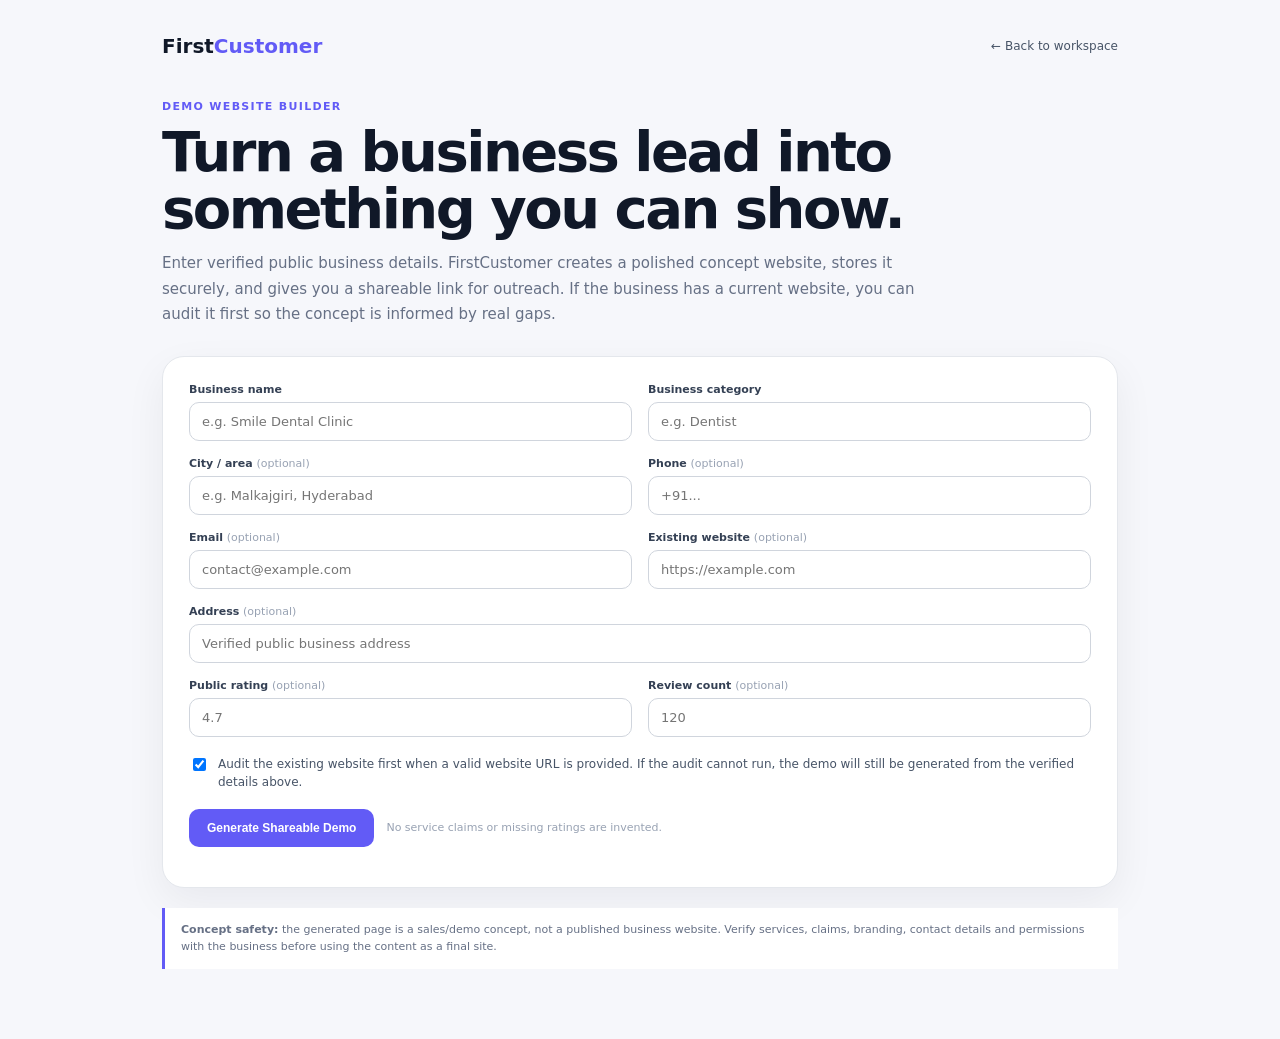
<file: demo/index.html>
<!DOCTYPE html>
<html lang="en">
<head>
<meta charset="UTF-8">
<meta name="viewport" content="width=device-width,initial-scale=1">
<meta name="robots" content="noindex,nofollow">
<title>Demo Website Builder — FirstCustomer</title>
<style>
*{box-sizing:border-box}body{margin:0;font-family:Inter,ui-sans-serif,system-ui,-apple-system,BlinkMacSystemFont,"Segoe UI",sans-serif;background:#f6f7fb;color:#101828}.shell{max-width:1000px;margin:0 auto;padding:34px 22px 70px}.top{display:flex;justify-content:space-between;align-items:center;margin-bottom:42px}.brand{font-size:20px;font-weight:900}.brand span{color:#625bf6}.back{font-size:12px;color:#475467;text-decoration:none}.hero{max-width:760px;margin-bottom:28px}.eyebrow{font-size:11px;color:#625bf6;font-weight:850;text-transform:uppercase;letter-spacing:.12em}.hero h1{font-size:clamp(34px,5vw,56px);line-height:1.02;letter-spacing:-.045em;margin:10px 0 14px}.hero p{font-size:15px;color:#667085;line-height:1.7;margin:0}.panel{background:#fff;border:1px solid #e4e7ec;border-radius:22px;padding:26px;box-shadow:0 14px 40px rgba(16,24,40,.06)}.grid{display:grid;grid-template-columns:1fr 1fr;gap:16px}.field label{display:block;font-size:11px;font-weight:750;color:#344054;margin-bottom:6px}.field input{width:100%;border:1px solid #d0d5dd;border-radius:10px;padding:11px 12px;font:inherit;font-size:13px;color:#101828;background:#fff}.field input:focus{outline:2px solid #c7d7fe;border-color:#7f89ff}.wide{grid-column:1/-1}.optional{font-weight:500;color:#98a2b3}.check{display:flex;gap:9px;align-items:flex-start;margin:18px 0;color:#475467;font-size:12px;line-height:1.5}.check input{margin-top:3px}.actions{display:flex;align-items:center;gap:12px;flex-wrap:wrap}.btn{border:0;border-radius:10px;padding:12px 18px;font-weight:800;font-size:12px;cursor:pointer}.btn-primary{background:#625bf6;color:#fff}.btn-primary:disabled{opacity:.55;cursor:wait}.hint{font-size:11px;color:#98a2b3}.result{margin-top:18px;border-radius:16px;padding:18px;background:#f8f9ff;border:1px solid #d9ddff}.result h2{font-size:16px;margin:0 0 8px}.result p{font-size:12px;color:#667085;line-height:1.6;margin:0 0 12px}.result-actions{display:flex;gap:8px;flex-wrap:wrap}.link{display:inline-flex;padding:10px 14px;border-radius:9px;background:#111827;color:#fff;font-size:11px;font-weight:800;text-decoration:none}.copy{background:#fff;border:1px solid #d0d5dd;color:#344054}.status{font-size:12px;margin-top:14px;color:#475467}.error{color:#b42318}.note{margin-top:20px;border-left:3px solid #625bf6;background:#fff;padding:13px 16px;font-size:11px;color:#667085;line-height:1.6}.hidden{display:none!important}
@media(max-width:680px){.shell{padding:24px 14px 50px}.top{margin-bottom:30px}.grid{grid-template-columns:1fr}.wide{grid-column:auto}.panel{padding:18px}.actions{align-items:stretch}.btn{width:100%}}
</style>
</head>
<body>
<main class="shell">
  <div class="top"><div class="brand">First<span>Customer</span></div><a class="back" href="/tools/">← Back to workspace</a></div>
  <section class="hero"><div class="eyebrow">Demo Website Builder</div><h1>Turn a business lead into something you can show.</h1><p>Enter verified public business details. FirstCustomer creates a polished concept website, stores it securely, and gives you a shareable link for outreach. If the business has a current website, you can audit it first so the concept is informed by real gaps.</p></section>
  <form class="panel" id="demoForm">
    <div class="grid">
      <div class="field"><label for="businessName">Business name</label><input id="businessName" required maxlength="100" placeholder="e.g. Smile Dental Clinic"></div>
      <div class="field"><label for="category">Business category</label><input id="category" required maxlength="80" placeholder="e.g. Dentist"></div>
      <div class="field"><label for="location">City / area <span class="optional">(optional)</span></label><input id="location" maxlength="100" placeholder="e.g. Malkajgiri, Hyderabad"></div>
      <div class="field"><label for="phone">Phone <span class="optional">(optional)</span></label><input id="phone" maxlength="40" placeholder="+91..."></div>
      <div class="field"><label for="email">Email <span class="optional">(optional)</span></label><input id="email" type="email" maxlength="120" placeholder="contact@example.com"></div>
      <div class="field"><label for="website">Existing website <span class="optional">(optional)</span></label><input id="website" maxlength="2048" placeholder="https://example.com"></div>
      <div class="field wide"><label for="address">Address <span class="optional">(optional)</span></label><input id="address" maxlength="180" placeholder="Verified public business address"></div>
      <div class="field"><label for="rating">Public rating <span class="optional">(optional)</span></label><input id="rating" type="number" min="0" max="5" step="0.1" placeholder="4.7"></div>
      <div class="field"><label for="reviews">Review count <span class="optional">(optional)</span></label><input id="reviews" type="number" min="0" step="1" placeholder="120"></div>
    </div>
    <label class="check"><input id="runAudit" type="checkbox" checked><span>Audit the existing website first when a valid website URL is provided. If the audit cannot run, the demo will still be generated from the verified details above.</span></label>
    <div class="actions"><button class="btn btn-primary" id="generateButton" type="submit">Generate Shareable Demo</button><span class="hint">No service claims or missing ratings are invented.</span></div>
    <div class="status" id="status" role="status"></div>
    <section class="result hidden" id="result"><h2>Demo ready</h2><p id="resultText"></p><div class="result-actions"><a class="link" id="previewLink" target="_blank" rel="noopener noreferrer">Open Demo Website</a><button class="btn copy" id="copyLink" type="button">Copy Demo Link</button><button class="btn copy" id="copyOutreach" type="button">Copy Outreach</button></div></section>
  </form>
  <div class="note"><strong>Concept safety:</strong> the generated page is a sales/demo concept, not a published business website. Verify services, claims, branding, contact details and permissions with the business before using the content as a final site.</div>
</main>
<script type="module" src="/demo/demo.js"></script>
</body>
</html>
</file>
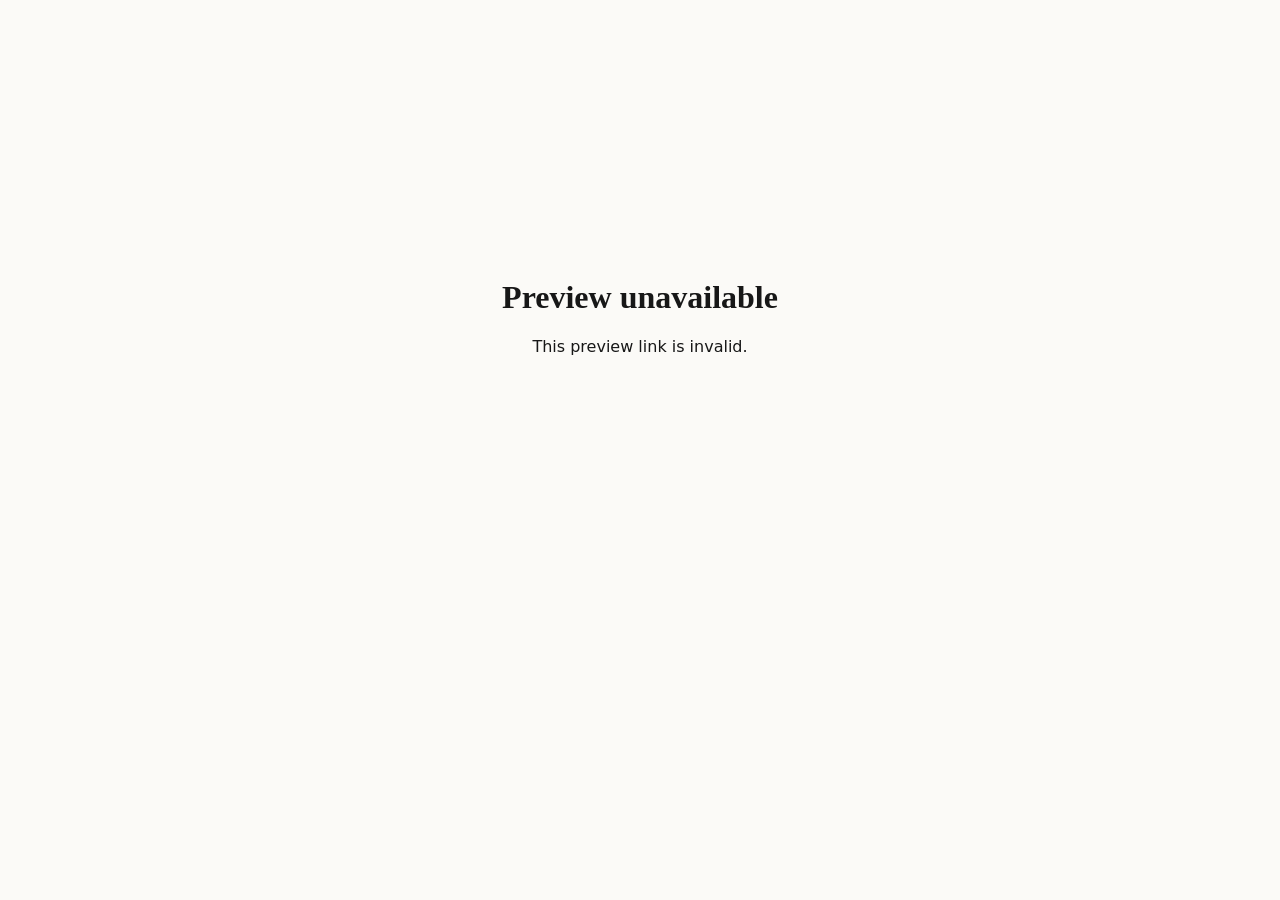
<file: preview/index.html>
<!DOCTYPE html>
<html lang="en">
<head>
<meta charset="UTF-8">
<meta name="viewport" content="width=device-width,initial-scale=1">
<meta name="robots" content="noindex,nofollow">
<title>Business Website Concept — FirstCustomer</title>
<style>
*{box-sizing:border-box}html{scroll-behavior:smooth}body{margin:0;font-family:Inter,ui-sans-serif,system-ui,-apple-system,BlinkMacSystemFont,"Segoe UI",sans-serif;background:#fbfaf7;color:#171717}a{text-decoration:none;color:inherit}
:root{--accent:#315c49;--accent-soft:#e7f0eb;--ink:#171717;--muted:#666b68;--line:#e7e3db;--paper:#fff;--warm:#f4f1ea}
body[data-theme="care"]{--accent:#176b74;--accent-soft:#e4f3f4}body[data-theme="hospitality"]{--accent:#8b4513;--accent-soft:#f6ebe2}body[data-theme="service"]{--accent:#1d4f91;--accent-soft:#e7eef8}body[data-theme="professional"]{--accent:#34365f;--accent-soft:#ececf5}body[data-theme="wellness"]{--accent:#7c3f68;--accent-soft:#f5e9f1}body[data-theme="education"]{--accent:#405f27;--accent-soft:#edf3e8}body[data-theme="retail"]{--accent:#8a4b23;--accent-soft:#f7ede6}
.demo-bar{background:#111;color:#dedede;text-align:center;font-size:12px;padding:9px 18px}.demo-bar strong{color:#fff}.shell{max-width:1180px;margin:0 auto;padding:0 28px}.nav{height:78px;display:flex;align-items:center;justify-content:space-between;border-bottom:1px solid var(--line)}.brand{font-size:19px;font-weight:850;letter-spacing:-.02em}.nav-actions{display:flex;gap:10px;align-items:center}.pill,.btn{border-radius:999px;padding:10px 16px;font-size:12px;font-weight:750}.pill{background:var(--accent-soft);color:var(--accent)}.btn{background:var(--accent);color:#fff}.hero{min-height:620px;display:grid;grid-template-columns:1.1fr .9fr;gap:56px;align-items:center;padding:72px 0}.eyebrow{font-size:12px;text-transform:uppercase;letter-spacing:.14em;font-weight:850;color:var(--accent);margin-bottom:18px}.hero h1{font-family:Georgia,"Times New Roman",serif;font-size:clamp(48px,6vw,82px);line-height:.98;letter-spacing:-.045em;margin:0 0 24px;font-weight:500}.hero p{font-size:18px;line-height:1.7;color:var(--muted);max-width:650px;margin:0 0 30px}.hero-actions{display:flex;gap:12px;flex-wrap:wrap}.btn-secondary{border:1px solid var(--line);background:#fff;color:var(--ink)}.visual{min-height:440px;border-radius:32px;background:linear-gradient(145deg,var(--accent),#121212);padding:28px;display:flex;flex-direction:column;justify-content:flex-end;box-shadow:0 30px 90px rgba(34,34,34,.18);position:relative;overflow:hidden}.visual:before{content:"";position:absolute;width:280px;height:280px;border-radius:50%;background:rgba(255,255,255,.11);top:-80px;right:-60px}.visual:after{content:"";position:absolute;width:160px;height:160px;border:1px solid rgba(255,255,255,.24);border-radius:50%;top:80px;right:80px}.visual-card{position:relative;z-index:2;background:rgba(255,255,255,.95);border-radius:22px;padding:24px}.visual-card small{color:var(--accent);font-weight:800;text-transform:uppercase;letter-spacing:.1em}.visual-card h3{font-family:Georgia,serif;font-size:30px;margin:9px 0 8px}.visual-card p{font-size:13px;line-height:1.55;margin:0;color:#626262}.proof{display:grid;grid-template-columns:repeat(3,1fr);border-top:1px solid var(--line);border-bottom:1px solid var(--line)}.proof-item{padding:28px 18px;text-align:center;border-right:1px solid var(--line)}.proof-item:last-child{border-right:0}.proof-value{font-family:Georgia,serif;font-size:34px;color:var(--accent)}.proof-label{font-size:11px;color:var(--muted);margin-top:5px}.section{padding:100px 0}.section-head{max-width:720px;margin-bottom:44px}.section-kicker{color:var(--accent);font-size:11px;font-weight:850;letter-spacing:.13em;text-transform:uppercase}.section h2{font-family:Georgia,serif;font-weight:500;font-size:clamp(36px,4.8vw,58px);letter-spacing:-.035em;line-height:1.05;margin:12px 0}.section-copy{color:var(--muted);font-size:16px;line-height:1.7}.services{display:grid;grid-template-columns:repeat(3,1fr);gap:16px}.service{background:var(--paper);border:1px solid var(--line);padding:30px;border-radius:22px;min-height:210px}.service-num{width:34px;height:34px;border-radius:50%;background:var(--accent-soft);color:var(--accent);display:grid;place-items:center;font-size:11px;font-weight:850}.service h3{font-size:19px;margin:24px 0 10px}.service p{font-size:13px;color:var(--muted);line-height:1.65}.story-wrap{background:var(--warm)}.story{display:grid;grid-template-columns:1fr 1fr;gap:60px;align-items:center}.story-panel{background:#fff;border-radius:28px;padding:36px;border:1px solid var(--line)}.story-panel .line{height:1px;background:var(--line);margin:24px 0}.story-detail{font-size:13px;color:var(--muted);line-height:1.7}.contact{background:var(--accent);color:white;border-radius:34px;padding:52px;display:grid;grid-template-columns:1.25fr .75fr;gap:30px;align-items:end}.contact h2{color:#fff;margin-top:0}.contact p{color:rgba(255,255,255,.78)}.contact-card{background:rgba(255,255,255,.12);border:1px solid rgba(255,255,255,.18);border-radius:20px;padding:24px}.contact-row{padding:10px 0;border-bottom:1px solid rgba(255,255,255,.14);font-size:13px}.contact-row:last-child{border:0}.footer{padding:44px 0 60px;display:flex;justify-content:space-between;gap:20px;color:var(--muted);font-size:11px}.loading,.error{min-height:70vh;display:grid;place-items:center;text-align:center;padding:30px}.error h1{font-family:Georgia,serif}.hidden{display:none!important}
@media(max-width:800px){.shell{padding:0 18px}.nav{height:66px}.nav .pill{display:none}.hero{grid-template-columns:1fr;min-height:0;padding:54px 0}.visual{min-height:330px}.proof{grid-template-columns:1fr}.proof-item{border-right:0;border-bottom:1px solid var(--line)}.proof-item:last-child{border-bottom:0}.services,.story,.contact{grid-template-columns:1fr}.section{padding:70px 0}.contact{padding:30px;border-radius:24px}.footer{display:block}.footer div+div{margin-top:8px}}
</style>
</head>
<body>
<div id="loading" class="loading"><div><strong>Loading website concept…</strong><p>This preview is generated from verified public business information.</p></div></div>
<div id="error" class="error hidden"><div><h1>Preview unavailable</h1><p id="errorMessage">This preview link may be invalid or expired.</p></div></div>
<div id="site" class="hidden">
  <div class="demo-bar"><strong>Concept preview</strong> · Business details and service claims must be confirmed before publication.</div>
  <div class="shell">
    <nav class="nav"><div class="brand" id="brandName"></div><div class="nav-actions"><span class="pill" id="navCategory"></span><a class="btn" id="navCta" href="#contact">Get in touch</a></div></nav>
    <section class="hero">
      <div><div class="eyebrow" id="heroEyebrow"></div><h1 id="heroTitle"></h1><p id="heroSubtitle"></p><div class="hero-actions"><a class="btn" id="primaryCta" href="#contact"></a><a class="btn btn-secondary" href="#services">Explore</a></div></div>
      <div class="visual"><div class="visual-card"><small>A better first impression</small><h3 id="visualTitle"></h3><p>Clear information, a strong call-to-action and a simple mobile experience designed to reduce customer friction.</p></div></div>
    </section>
    <section class="proof" id="proof"></section>
  </div>
  <section class="section" id="services"><div class="shell"><div class="section-head"><div class="section-kicker">Suggested page structure</div><h2>Make the important things easy to understand.</h2><p class="section-copy">This service layout is a design concept. Exact offerings must be confirmed with the business before publishing.</p></div><div class="services" id="servicesGrid"></div></div></section>
  <section class="section story-wrap"><div class="shell story"><div><div class="section-kicker">Digital first impression</div><h2 id="storyTitle"></h2><p class="section-copy" id="storyBody"></p></div><div class="story-panel"><div class="section-kicker">What this concept improves</div><div class="story-detail">A focused hero section, clearer business information, simpler mobile contact paths and a layout designed around customer decisions instead of visual clutter.</div><div class="line"></div><div class="story-detail" id="auditNote">This concept can be refined further after a full website and competitor review.</div></div></div></section>
  <section class="section"><div class="shell"><div class="contact" id="contact"><div><div class="section-kicker" style="color:rgba(255,255,255,.7)">Contact</div><h2 id="contactTitle"></h2><p>Use verified contact information so customers can take the next step without searching around the site.</p></div><div class="contact-card" id="contactCard"></div></div></div></section>
  <div class="shell footer"><div id="footerName"></div><div>Concept generated with FirstCustomer · Not a published business website</div></div>
</div>
<script type="module" src="/preview/preview.js"></script>
</body>
</html>
</file>
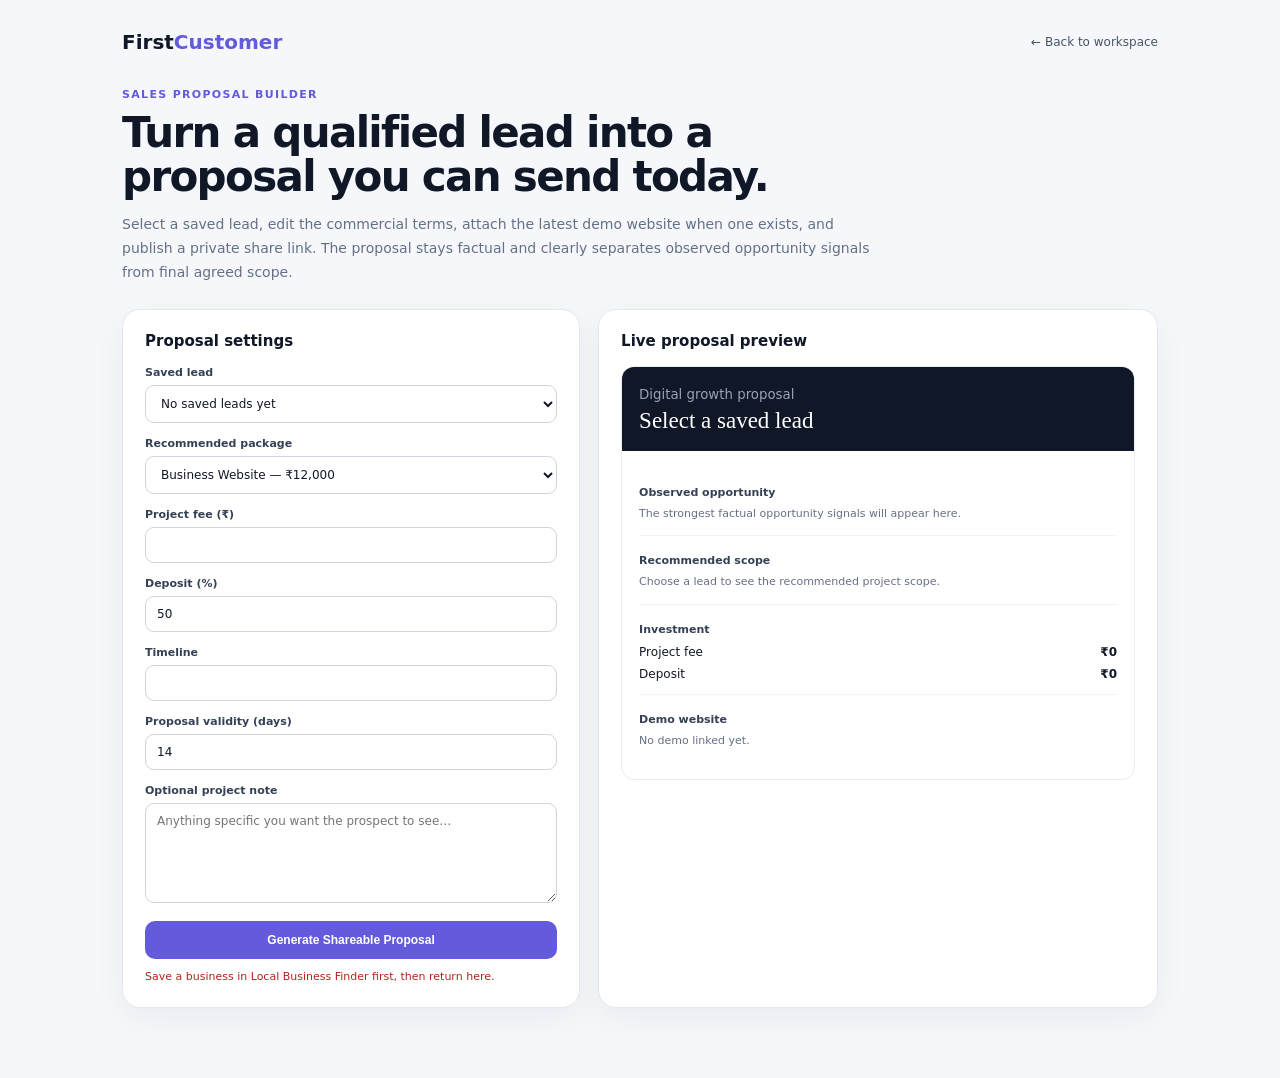
<file: proposal-builder/index.html>
<!DOCTYPE html>
<html lang="en">
<head>
<meta charset="UTF-8">
<meta name="viewport" content="width=device-width,initial-scale=1">
<meta name="robots" content="noindex,nofollow">
<title>Proposal Builder — FirstCustomer</title>
<script src="/assets/js/analytics.js"></script>
<style>
*{box-sizing:border-box}body{margin:0;font-family:Inter,ui-sans-serif,system-ui,-apple-system,BlinkMacSystemFont,"Segoe UI",sans-serif;background:#f5f7fb;color:#101828}.shell{max-width:1080px;margin:0 auto;padding:30px 22px 70px}.top{display:flex;justify-content:space-between;align-items:center;margin-bottom:34px}.brand{font-size:20px;font-weight:900}.brand span{color:#635bdb}.back{font-size:12px;color:#475467;text-decoration:none}.hero{max-width:760px;margin-bottom:24px}.eyebrow{font-size:11px;color:#635bdb;text-transform:uppercase;letter-spacing:.12em;font-weight:850}.hero h1{font-size:42px;line-height:1.05;letter-spacing:-.04em;margin:10px 0 12px}.hero p{color:#667085;font-size:14px;line-height:1.7}.layout{display:grid;grid-template-columns:.9fr 1.1fr;gap:18px}.panel{background:#fff;border:1px solid #e4e7ec;border-radius:18px;padding:22px;box-shadow:0 10px 32px rgba(16,24,40,.05)}.panel h2{font-size:15px;margin:0 0 16px}.field{margin-bottom:14px}.field label{display:block;font-size:11px;font-weight:750;color:#344054;margin-bottom:6px}.field input,.field select,.field textarea{width:100%;border:1px solid #d0d5dd;border-radius:9px;background:#fff;color:#101828;font:inherit;font-size:12px;padding:10px 11px}.field textarea{min-height:100px;resize:vertical}.field input:focus,.field select:focus,.field textarea:focus{outline:2px solid #d9ddff;border-color:#7f75e8}.business-card{background:#f8f9ff;border:1px solid #dfe3ff;border-radius:13px;padding:15px;margin-bottom:18px}.business-card strong{display:block;font-size:14px}.business-card span{display:block;color:#667085;font-size:11px;margin-top:4px}.proposal-preview{border:1px solid #eaecf0;border-radius:13px;overflow:hidden}.preview-head{background:#101828;color:#fff;padding:17px}.preview-head small{color:#98a2b3}.preview-head h3{font-family:Georgia,serif;font-size:23px;font-weight:500;margin:5px 0 0}.preview-body{padding:17px}.preview-section{padding:13px 0;border-bottom:1px solid #f2f4f7}.preview-section:last-child{border:0}.preview-section b{font-size:11px;color:#344054}.preview-section p{font-size:11px;color:#667085;line-height:1.6;margin:5px 0 0}.price-row{display:flex;justify-content:space-between;gap:20px;font-size:12px;padding-top:8px}.btn{width:100%;border:0;border-radius:10px;background:#635bdb;color:#fff;font-size:12px;font-weight:850;padding:12px 16px;cursor:pointer}.btn:disabled{opacity:.55;cursor:wait}.status{font-size:11px;line-height:1.5;color:#667085;margin-top:10px}.error{color:#b42318}.success{margin-top:14px;background:#ecfdf3;border:1px solid #abefc6;border-radius:12px;padding:14px}.success p{font-size:11px;color:#067647;margin:0 0 10px}.success-actions{display:flex;gap:8px;flex-wrap:wrap}.link{display:inline-flex;padding:8px 11px;border-radius:8px;text-decoration:none;background:#101828;color:#fff;font-size:10px;font-weight:800}.link.secondary{background:#fff;color:#344054;border:1px solid #d0d5dd}.hidden{display:none!important}
@media(max-width:800px){.layout{grid-template-columns:1fr}.hero h1{font-size:34px}.shell{padding:24px 14px 50px}}
</style>
</head>
<body>
<main class="shell">
  <div class="top"><div class="brand">First<span>Customer</span></div><a class="back" href="/tools/">← Back to workspace</a></div>
  <section class="hero"><div class="eyebrow">Sales Proposal Builder</div><h1>Turn a qualified lead into a proposal you can send today.</h1><p>Select a saved lead, edit the commercial terms, attach the latest demo website when one exists, and publish a private share link. The proposal stays factual and clearly separates observed opportunity signals from final agreed scope.</p></section>
  <div class="layout">
    <form class="panel" id="proposalForm">
      <h2>Proposal settings</h2>
      <div class="field"><label for="leadSelect">Saved lead</label><select id="leadSelect" required><option value="">Loading saved leads…</option></select></div>
      <div class="business-card hidden" id="businessCard"><strong id="businessName"></strong><span id="businessMeta"></span><span id="businessOpportunity"></span></div>
      <div class="field"><label for="packageSelect">Recommended package</label><select id="packageSelect"></select></div>
      <div class="field"><label for="projectFee">Project fee (₹)</label><input id="projectFee" type="number" min="0" max="10000000" step="500" required></div>
      <div class="field"><label for="depositPercent">Deposit (%)</label><input id="depositPercent" type="number" min="0" max="100" step="5" value="50"></div>
      <div class="field"><label for="timeline">Timeline</label><input id="timeline" maxlength="80"></div>
      <div class="field"><label for="validityDays">Proposal validity (days)</label><input id="validityDays" type="number" min="1" max="90" value="14"></div>
      <div class="field"><label for="note">Optional project note</label><textarea id="note" maxlength="600" placeholder="Anything specific you want the prospect to see…"></textarea></div>
      <button class="btn" id="generateButton" type="submit">Generate Shareable Proposal</button>
      <div class="status" id="status" role="status"></div>
      <div class="success hidden" id="success"><p>Proposal saved to the CRM and ready to share.</p><div class="success-actions"><a class="link" id="openProposal" target="_blank" rel="noopener noreferrer">Open Proposal</a><button class="link secondary" id="copyProposal" type="button">Copy Link</button><button class="link secondary" id="copyFollowup" type="button">Copy Follow-up</button></div></div>
    </form>
    <section class="panel">
      <h2>Live proposal preview</h2>
      <div class="proposal-preview"><div class="preview-head"><small>Digital growth proposal</small><h3 id="previewTitle">Select a saved lead</h3></div><div class="preview-body"><div class="preview-section"><b>Observed opportunity</b><p id="previewObserved">The strongest factual opportunity signals will appear here.</p></div><div class="preview-section"><b>Recommended scope</b><p id="previewScope">Choose a lead to see the recommended project scope.</p></div><div class="preview-section"><b>Investment</b><div class="price-row"><span>Project fee</span><strong id="previewPrice">₹0</strong></div><div class="price-row"><span>Deposit</span><strong id="previewDeposit">₹0</strong></div></div><div class="preview-section"><b>Demo website</b><p id="previewDemo">No demo linked yet.</p></div></div></div>
    </section>
  </div>
</main>
<script type="module" src="/proposal-builder/proposal-builder.js"></script>
</body>
</html>
</file>
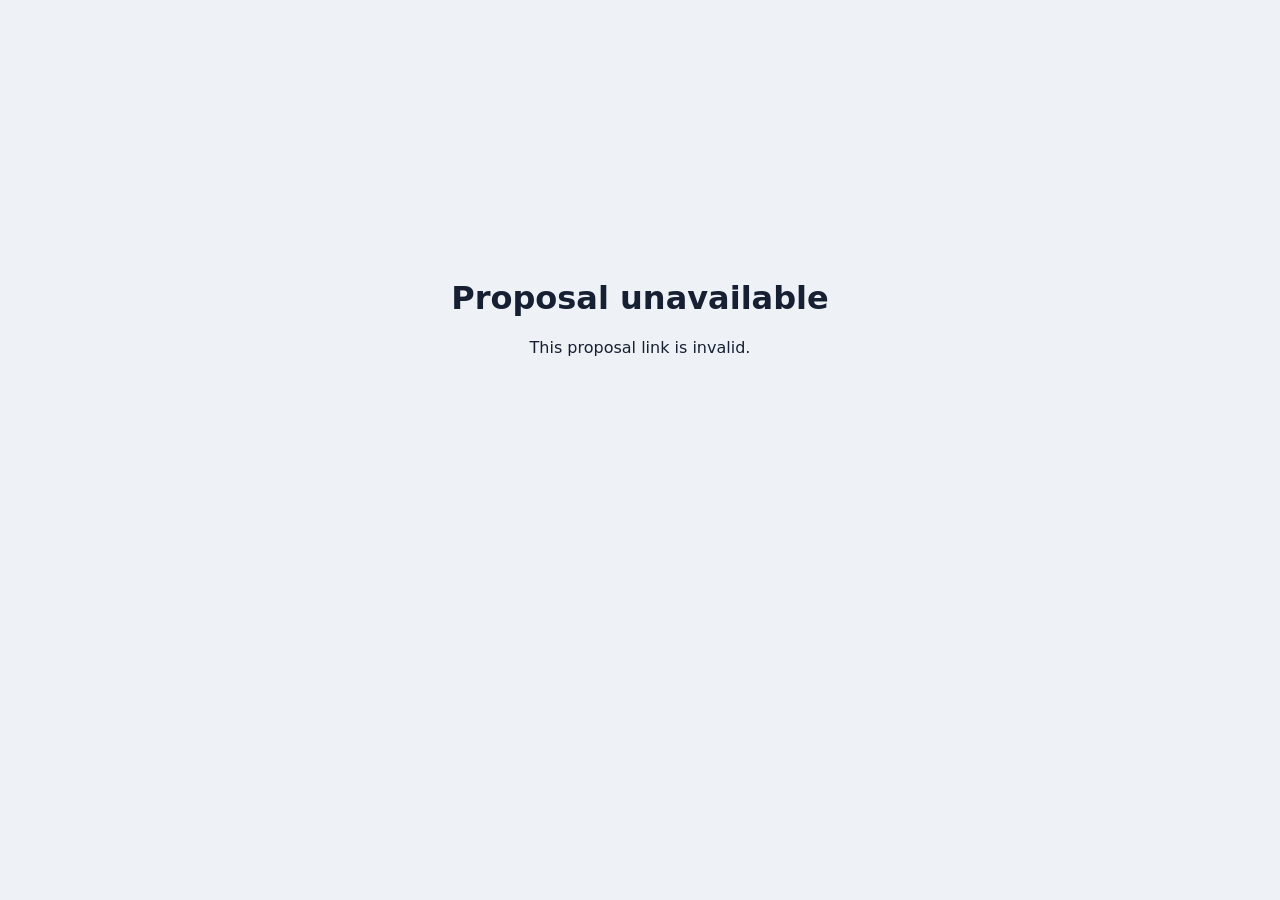
<file: proposal/index.html>
<!DOCTYPE html>
<html lang="en">
<head>
<meta charset="UTF-8">
<meta name="viewport" content="width=device-width,initial-scale=1">
<meta name="robots" content="noindex,nofollow">
<title>Proposal — FirstCustomer</title>
<style>
*{box-sizing:border-box}body{margin:0;font-family:Inter,ui-sans-serif,system-ui,-apple-system,BlinkMacSystemFont,"Segoe UI",sans-serif;background:#eef1f5;color:#172033}.page{max-width:980px;margin:34px auto;background:#fff;box-shadow:0 24px 70px rgba(16,24,40,.12);border-radius:22px;overflow:hidden}.top{background:#101828;color:#fff;padding:34px 42px;display:flex;justify-content:space-between;gap:24px;align-items:flex-start}.brand{font-weight:900;font-size:18px}.brand span{color:#8b83ff}.tag{font-size:11px;color:#98a2b3;margin-top:6px}.proposal-title{padding:54px 42px 40px;border-bottom:1px solid #e4e7ec}.eyebrow{font-size:11px;color:#635bdb;font-weight:850;letter-spacing:.12em;text-transform:uppercase}.proposal-title h1{font-family:Georgia,serif;font-size:clamp(38px,5vw,58px);font-weight:500;line-height:1.04;letter-spacing:-.035em;margin:12px 0 14px}.proposal-title p{max-width:760px;color:#667085;line-height:1.7;font-size:14px}.meta{display:flex;gap:26px;flex-wrap:wrap;margin-top:22px;font-size:11px;color:#667085}.meta strong{display:block;color:#344054;font-size:12px;margin-top:3px}.content{padding:0 42px}.section{padding:42px 0;border-bottom:1px solid #eaecf0}.section:last-child{border-bottom:0}.section h2{font-family:Georgia,serif;font-size:30px;font-weight:500;margin:0 0 18px}.section p{font-size:13px;line-height:1.7;color:#667085}.observed{display:grid;gap:9px}.finding{background:#f9fafb;border:1px solid #eaecf0;border-radius:12px;padding:13px 15px;font-size:12px;color:#344054}.package{background:#f7f7ff;border:1px solid #d9ddff;border-radius:18px;padding:24px}.package-head{display:flex;justify-content:space-between;gap:18px;align-items:flex-start}.package-name{font-size:21px;font-weight:850}.timeline{font-size:11px;background:#fff;border:1px solid #d9ddff;border-radius:999px;padding:6px 10px;color:#5148c8}.deliverables{display:grid;grid-template-columns:1fr 1fr;gap:9px 24px;margin-top:22px}.deliverable{font-size:12px;color:#475467}.deliverable:before{content:"✓";color:#027a48;font-weight:900;margin-right:8px}.pricing{display:grid;grid-template-columns:1.3fr .7fr;gap:18px}.price-card{background:#101828;color:#fff;border-radius:18px;padding:28px}.price-label{font-size:10px;color:#98a2b3;text-transform:uppercase;letter-spacing:.1em}.price{font-size:42px;font-weight:900;margin:6px 0 20px}.price-row{display:flex;justify-content:space-between;gap:20px;padding:10px 0;border-top:1px solid #344054;font-size:12px;color:#d0d5dd}.price-row strong{color:#fff}.side-card{border:1px solid #eaecf0;border-radius:18px;padding:24px}.side-card h3{font-size:14px;margin:0 0 12px}.side-card p{font-size:11px}.demo-link{display:inline-flex;margin-top:12px;background:#635bdb;color:#fff;border-radius:9px;padding:10px 13px;text-decoration:none;font-size:11px;font-weight:800}.terms{display:grid;gap:9px}.term{font-size:11px;color:#667085;line-height:1.6;padding-left:18px;position:relative}.term:before{content:"•";position:absolute;left:3px;color:#635bdb}.footer{padding:30px 42px;background:#f9fafb;color:#667085;font-size:10px;display:flex;justify-content:space-between;gap:20px}.floating{position:fixed;right:22px;bottom:22px;display:flex;gap:8px}.action{border:0;border-radius:999px;padding:12px 17px;font-size:11px;font-weight:850;cursor:pointer;background:#101828;color:#fff;box-shadow:0 8px 24px rgba(16,24,40,.18)}.action.secondary{background:#fff;color:#344054;border:1px solid #d0d5dd}.loading,.error{min-height:70vh;display:grid;place-items:center;text-align:center;padding:30px}.hidden{display:none!important}
@media(max-width:720px){.page{margin:0;border-radius:0}.top,.proposal-title,.content,.footer{padding-left:20px;padding-right:20px}.top{padding-top:26px;padding-bottom:26px}.deliverables,.pricing{grid-template-columns:1fr}.floating{left:14px;right:14px;bottom:14px}.action{flex:1}.footer{display:block}.footer div+div{margin-top:6px}}
@media print{body{background:#fff}.page{margin:0;max-width:none;box-shadow:none;border-radius:0}.floating{display:none}.top{print-color-adjust:exact;-webkit-print-color-adjust:exact}.section{break-inside:avoid}.price-card,.package{print-color-adjust:exact;-webkit-print-color-adjust:exact}}
</style>
</head>
<body>
<div id="loading" class="loading"><div><strong>Loading proposal…</strong><p>Please wait while the proposal is prepared.</p></div></div>
<div id="error" class="error hidden"><div><h1>Proposal unavailable</h1><p id="errorMessage">This proposal link may be invalid.</p></div></div>
<main id="proposalPage" class="page hidden">
  <header class="top"><div><div class="brand">First<span>Customer</span></div><div class="tag">Digital growth proposal</div></div><div class="tag" id="proposalRef"></div></header>
  <section class="proposal-title"><div class="eyebrow">Prepared proposal</div><h1 id="title"></h1><p id="summary"></p><div class="meta"><div>Prepared<strong id="preparedAt"></strong></div><div>Valid until<strong id="validUntil"></strong></div><div>Project timeline<strong id="timeline"></strong></div></div></section>
  <div class="content">
    <section class="section"><h2>Why this project</h2><div class="observed" id="observed"></div></section>
    <section class="section"><h2>Recommended scope</h2><div class="package"><div class="package-head"><div class="package-name" id="packageName"></div><div class="timeline" id="packageTimeline"></div></div><div class="deliverables" id="deliverables"></div></div></section>
    <section class="section"><h2>Investment</h2><div class="pricing"><div class="price-card"><div class="price-label">Project fee</div><div class="price" id="projectFee"></div><div class="price-row"><span>Project deposit</span><strong id="deposit"></strong></div><div class="price-row"><span>Balance after deposit</span><strong id="balance"></strong></div></div><aside class="side-card"><h3>Website concept</h3><p id="demoText">A website concept can be reviewed alongside this proposal.</p><a id="demoLink" class="demo-link hidden" target="_blank" rel="noopener noreferrer">View Demo Website →</a></aside></div></section>
    <section class="section hidden" id="noteSection"><h2>Project note</h2><p id="note"></p></section>
    <section class="section"><h2>Working terms</h2><div class="terms" id="terms"></div></section><section class="section" id="responseSection"><h2>Respond to this proposal</h2><p>If the direction looks right, send a response back to the proposal owner. Your response is attached to this proposal in their FirstCustomer CRM.</p><textarea id="responseMessage" maxlength="600" placeholder="Optional note or change request…" style="width:100%;min-height:90px;border:1px solid #d0d5dd;border-radius:10px;padding:11px;font:inherit;font-size:12px;resize:vertical;margin:8px 0 12px"></textarea><div style="display:flex;gap:8px;flex-wrap:wrap"><button class="action" id="interestedButton" type="button">I’m interested</button><button class="action secondary" id="changesButton" type="button">Request changes</button></div><p id="responseStatus" style="font-size:11px;color:#667085;margin-top:10px"></p></section>
  </div>
  <footer class="footer"><div id="businessFooter"></div><div id="disclaimer"></div></footer>
</main>
<div class="floating hidden" id="actions"><button class="action secondary" id="copyLink">Copy proposal link</button><button class="action" onclick="window.print()">Print / Save PDF</button></div>
<script type="module" src="/proposal/proposal.js"></script>
</body>
</html>
</file>
